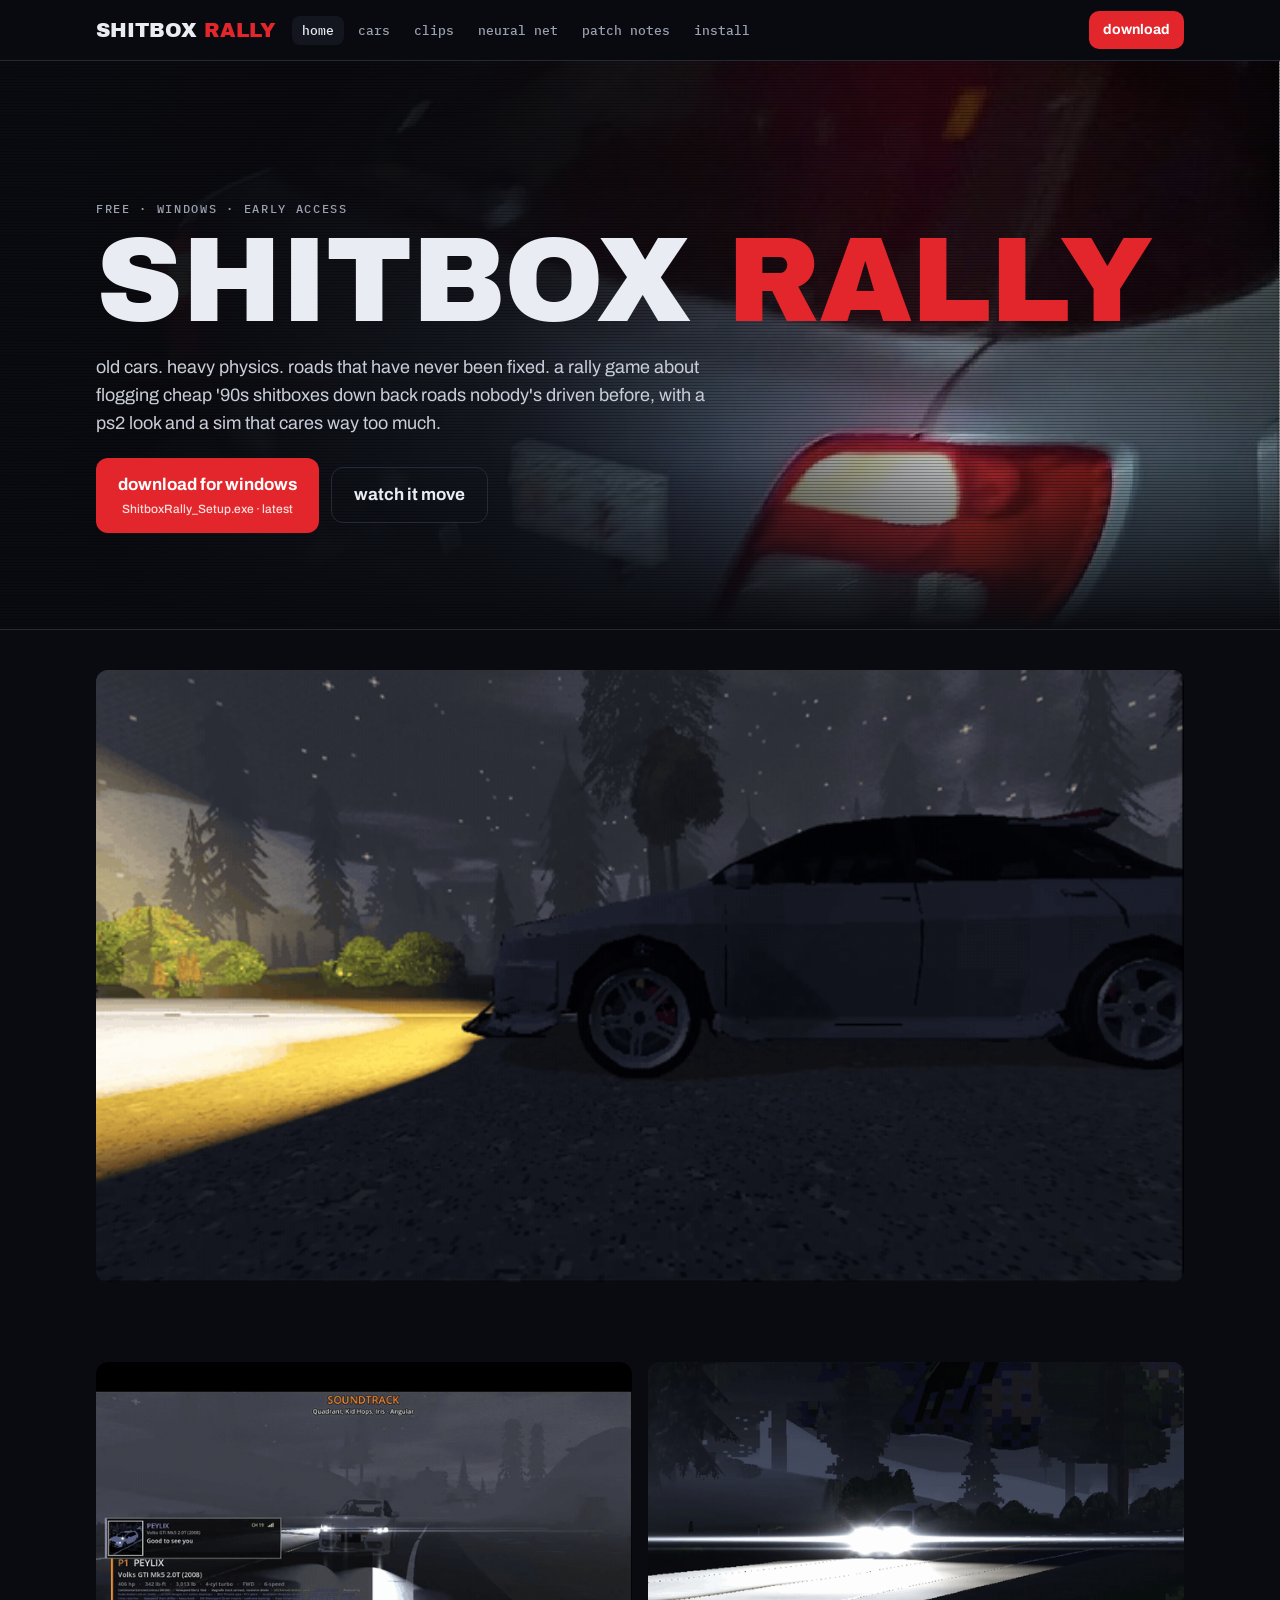
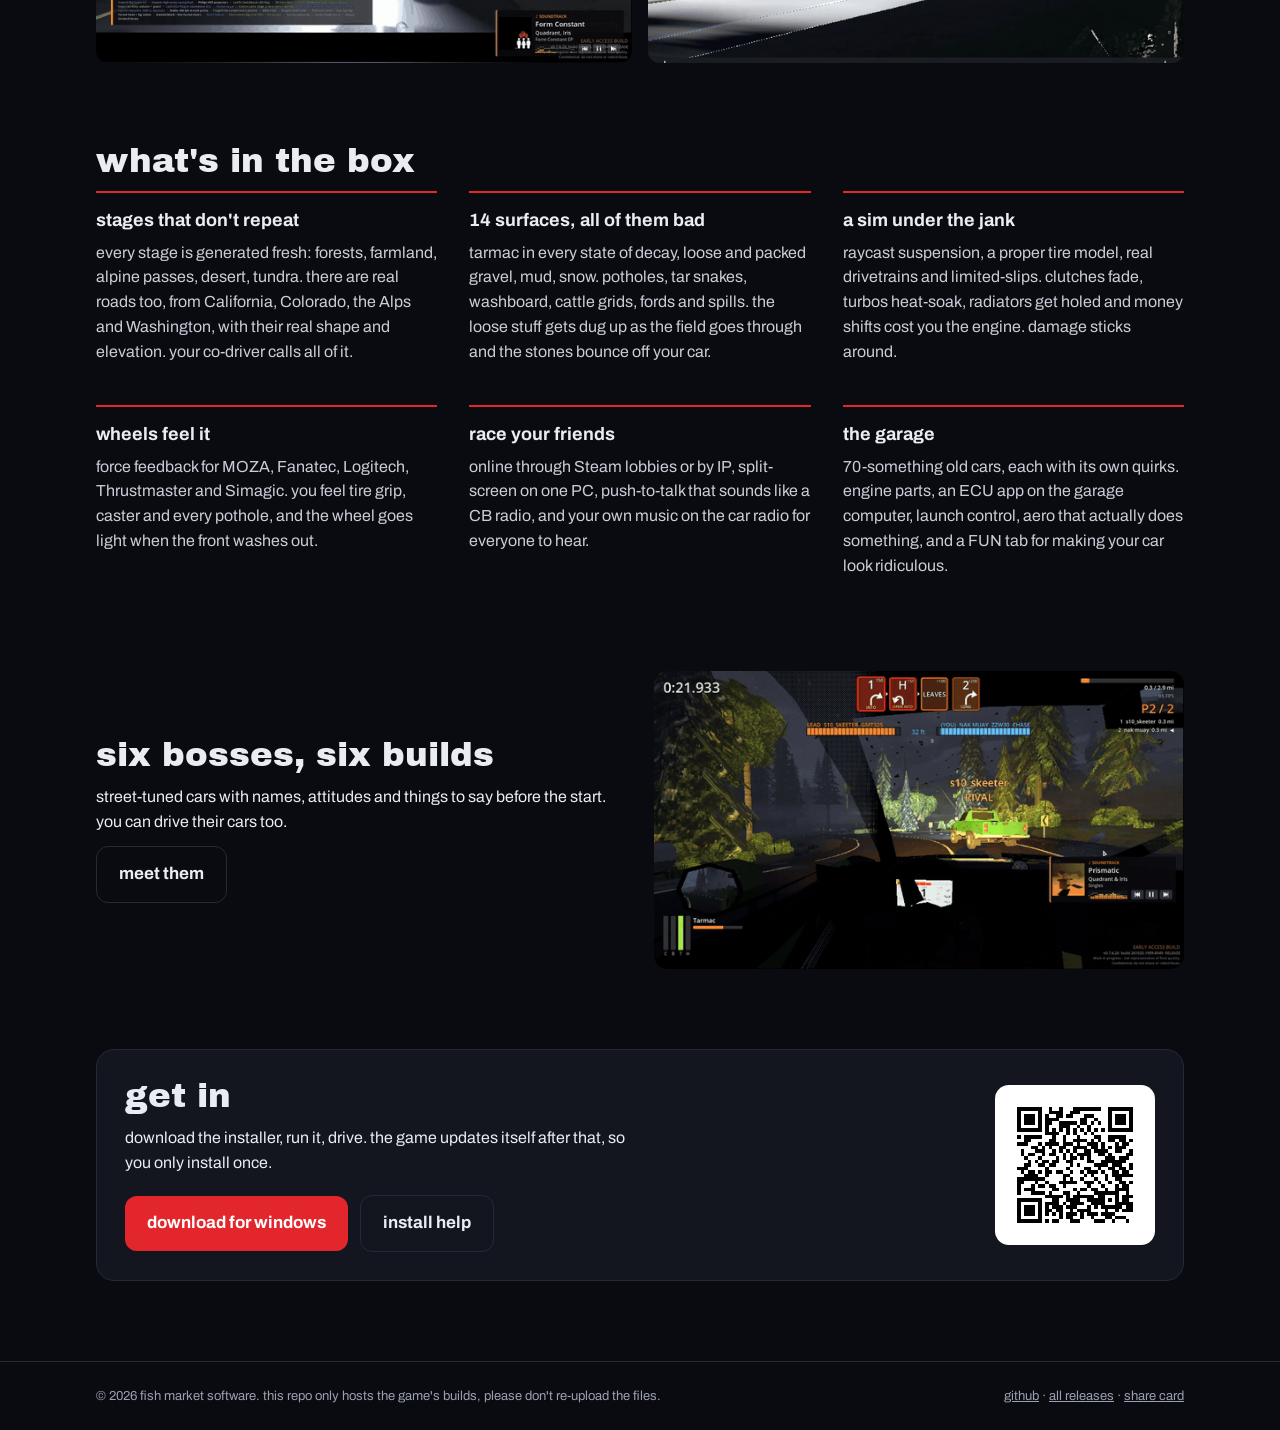
<file: docs/index.html>
<!doctype html>
<html lang="en">
<head>
<meta charset="utf-8">
<meta name="viewport" content="width=device-width,initial-scale=1,viewport-fit=cover">
<title>Shitbox Rally</title>
<meta name="description" content="old cars, heavy physics, procedural rally stages and a ps2 look. free download for windows.">
<meta property="og:title" content="Shitbox Rally">
<meta property="og:description" content="old cars, heavy physics, procedural rally stages and a ps2 look. free download for windows.">
<meta property="og:image" content="https://arthurjclack.github.io/shitboxrally-releases/card/wagon.jpg">
<meta name="theme-color" content="#0a0b10">
<link rel="preconnect" href="https://fonts.googleapis.com">
<link rel="stylesheet" href="https://fonts.googleapis.com/css2?family=Archivo+Black&family=Archivo:wght@500;700&family=IBM+Plex+Mono:wght@500&display=swap">
<link rel="stylesheet" href="site.css">
</head>
<body>
<header class="top"><div class="wrap top-in">
  <a class="logo" href="index.html">SHITBOX <span>RALLY</span></a>
  <nav><a href="index.html" aria-current="page">home</a><a href="cars.html">cars</a><a href="clips.html">clips</a><a href="neural.html">neural net</a><a href="notes.html">patch notes</a><a href="install.html">install</a></nav>
  <a class="btn btn-sm" href="https://github.com/ArthurJClack/shitboxrally-releases/releases/latest/download/ShitboxRally_Setup.exe">download</a>
</div></header>
<main>

<section class="hero">
  <div class="hero-img" role="img" aria-label="A silver wagon at night, tail lights on"></div>
  <div class="wrap hero-in">
    <p class="tag">free · windows · early access</p>
    <h1>SHITBOX <span>RALLY</span></h1>
    <p class="lede">old cars. heavy physics. roads that have never been fixed. a rally game about flogging cheap '90s shitboxes down back roads nobody's driven before, with a ps2 look and a sim that cares way too much.</p>
    <div class="cta">
      <a class="btn" href="https://github.com/ArthurJClack/shitboxrally-releases/releases/latest/download/ShitboxRally_Setup.exe">download for windows<small>ShitboxRally_Setup.exe · latest</small></a>
      <a class="btn ghost" href="clips.html">watch it move</a>
    </div>
  </div>
</section>

<section class="wrap band">
  <figure class="clip big"><a href="media/clips/night_side_2.mp4"><img loading="lazy" src="media/clips/night_side_2.gif" alt="a wagon side-on on a night forest road, yellow headlights out front"></a></figure>
</section>

<section class="wrap band">
  <div class="grid2">
    <figure class="clip big"><a href="media/clips/intro.mp4"><img loading="lazy" src="media/clips/intro.gif" alt="the pre-race intro: the camera runs down the field at dusk with each driver's card"></a></figure><figure class="clip big"><a href="media/clips/glare.mp4"><img loading="lazy" src="media/clips/glare.gif" alt="a wagon coming round a night bend with its headlights flaring"></a></figure>
  </div>
</section>

<section class="wrap band">
  <h2>what's in the box</h2>
  <div class="feats">
    <article><h3>stages that don't repeat</h3><p>every stage is generated fresh: forests, farmland, alpine passes, desert, tundra. there are real roads too, from California, Colorado, the Alps and Washington, with their real shape and elevation. your co-driver calls all of it.</p></article>
    <article><h3>14 surfaces, all of them bad</h3><p>tarmac in every state of decay, loose and packed gravel, mud, snow. potholes, tar snakes, washboard, cattle grids, fords and spills. the loose stuff gets dug up as the field goes through and the stones bounce off your car.</p></article>
    <article><h3>a sim under the jank</h3><p>raycast suspension, a proper tire model, real drivetrains and limited-slips. clutches fade, turbos heat-soak, radiators get holed and money shifts cost you the engine. damage sticks around.</p></article>
    <article><h3>wheels feel it</h3><p>force feedback for MOZA, Fanatec, Logitech, Thrustmaster and Simagic. you feel tire grip, caster and every pothole, and the wheel goes light when the front washes out.</p></article>
    <article><h3>race your friends</h3><p>online through Steam lobbies or by IP, split-screen on one PC, push-to-talk that sounds like a CB radio, and your own music on the car radio for everyone to hear.</p></article>
    <article><h3>the garage</h3><p>70-something old cars, each with its own quirks. engine parts, an ECU app on the garage computer, launch control, aero that actually does something, and a FUN tab for making your car look ridiculous.</p></article>
  </div>
</section>

<section class="wrap band">
  <div class="split">
    <div>
      <h2>six bosses, six builds</h2>
      <p>street-tuned cars with names, attitudes and things to say before the start. you can drive their cars too.</p>
      <a class="btn ghost" href="cars.html#bosses">meet them</a>
    </div>
    <img class="shot" loading="lazy" src="media/clips/battle.gif" alt="an in-car night battle against a rival pickup, the gap bar draining">
  </div>
</section>

<section class="wrap band">
  <div class="dl-box">
    <div>
      <h2>get in</h2>
      <p>download the installer, run it, drive. the game updates itself after that, so you only install once.</p>
      <div class="cta"><a class="btn" href="https://github.com/ArthurJClack/shitboxrally-releases/releases/latest/download/ShitboxRally_Setup.exe">download for windows</a><a class="btn ghost" href="install.html">install help</a></div>
    </div>
    <div class="qr"><img src="card/qr-site.png" alt="QR code for this site"></div>
  </div>
</section>

</main>
<footer class="foot"><div class="wrap foot-in">
  <span>© 2026 fish market software. this repo only hosts the game's builds, please don't re-upload the files.</span>
  <span><a href="https://github.com/ArthurJClack/shitboxrally-releases">github</a> · <a href="https://github.com/ArthurJClack/shitboxrally-releases/releases">all releases</a> · <a href="card.html">share card</a></span>
</div></footer>
<script>
document.querySelectorAll('video[data-lazy]').forEach(v=>{
  const io=new IntersectionObserver(es=>es.forEach(e=>{if(e.isIntersecting){v.src=v.dataset.lazy;v.removeAttribute('data-lazy');io.disconnect()}}));io.observe(v)});
</script>
</body>
</html>
</file>
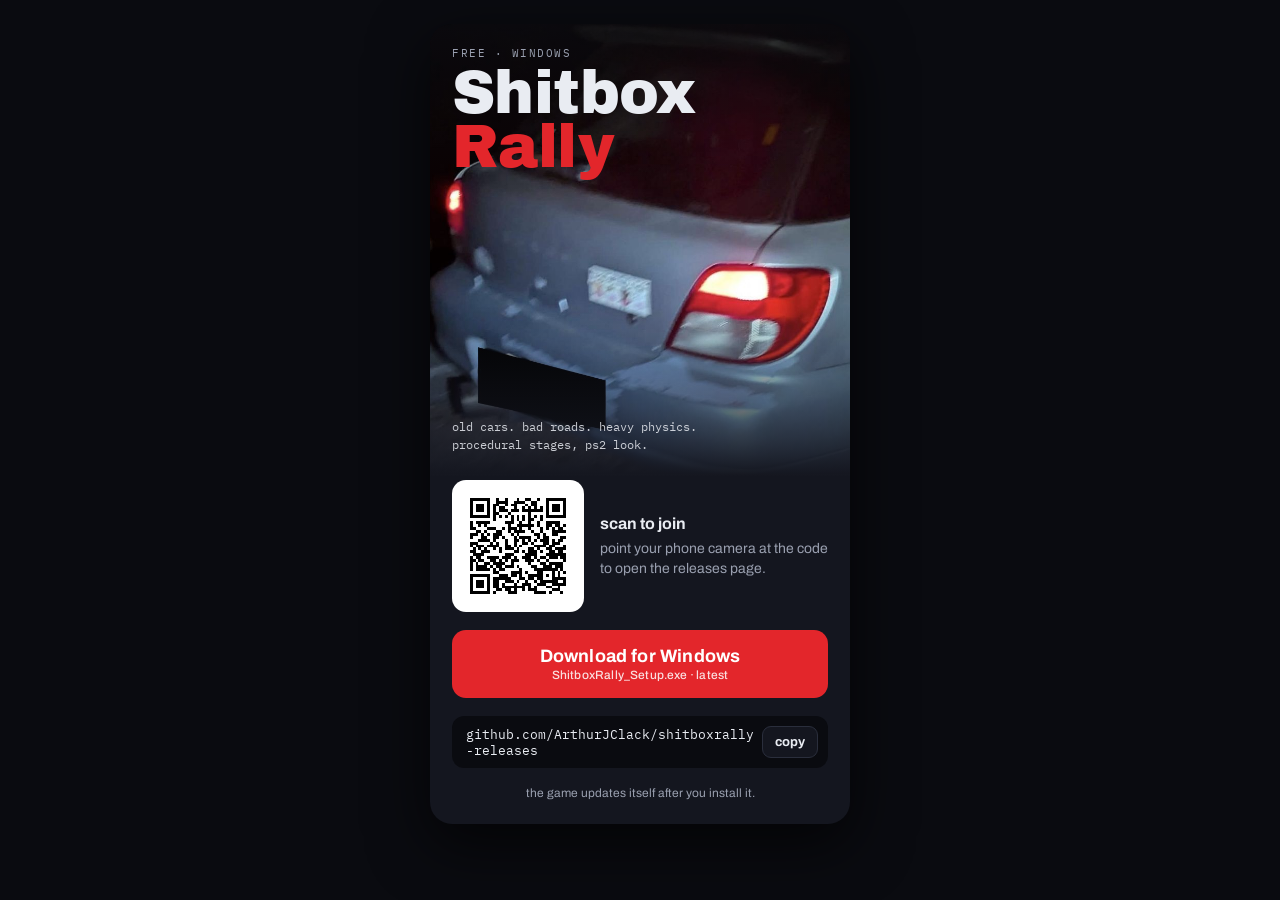
<file: docs/card.html>
<!doctype html>
<html lang="en">
<head>
<meta charset="utf-8">
<meta name="viewport" content="width=device-width,initial-scale=1,viewport-fit=cover">
<meta property="og:title" content="Shitbox Rally">
<meta property="og:description" content="old cars. bad roads. heavy physics. free download for windows.">
<meta property="og:image" content="https://arthurjclack.github.io/shitboxrally-releases/card/wagon.jpg">
<title>Shitbox Rally</title>
<link rel="preconnect" href="https://fonts.googleapis.com">
<link rel="stylesheet" href="https://fonts.googleapis.com/css2?family=Archivo+Black&family=Archivo:wght@500;700&family=IBM+Plex+Mono:wght@500&display=swap">
<style>
/* layout: one phone-sized card, night photo bleeding behind the title, QR + download pinned under it */
:root{
  --night:#0a0b10; --panel:#14161f; --chrome:#e9ecf2; --dim:#9aa0b0;
  --tail:#e3262b; --tail-hot:#ff4a3d; --pad:#ffffff;
  --display:"Archivo Black","Arial Black",Impact,sans-serif;
  --body:"Archivo",system-ui,-apple-system,"Segoe UI",sans-serif;
  --mono:"IBM Plex Mono",ui-monospace,Menlo,Consolas,monospace;
  color-scheme:dark;
}
*{box-sizing:border-box}
html,body{background:var(--night);color:var(--chrome)}
body{margin:0;font-family:var(--body);padding-left:max(16px,env(safe-area-inset-left,0px));padding-right:max(16px,env(safe-area-inset-right,0px));padding-block:24px 40px;display:flex;justify-content:center}
.card{width:100%;max-width:420px;background:var(--panel);border-radius:22px;overflow:hidden;box-shadow:0 20px 60px #000a;display:flex;flex-direction:column}
.hero{position:relative;aspect-ratio:4/4.3;max-width:100%;background:var(--night) url("card/wagon.jpg") center/cover no-repeat;display:flex;flex-direction:column;justify-content:space-between;padding:22px}
.hero::after{content:"";position:absolute;inset:0;background:linear-gradient(180deg,#0a0b10cc 0%,#0a0b1000 38%,#0a0b1000 62%,var(--panel) 100%);pointer-events:none}
.hero>*{position:relative;z-index:1}
.tag{font-family:var(--mono);font-size:11px;letter-spacing:.14em;text-transform:uppercase;color:var(--dim)}
h1{margin:6px 0 0;font-family:var(--display);font-weight:400;line-height:.9;font-size:clamp(44px,13vw,60px);letter-spacing:-.01em;text-wrap:balance}
h1 span{display:block;color:var(--tail)}
.spec{font-family:var(--mono);font-size:12px;color:var(--chrome);opacity:.85;line-height:1.5}
.body{padding:4px 22px 24px;display:flex;flex-direction:column;gap:18px}
.row{display:flex;gap:16px;align-items:center}
.qr{flex:none;background:var(--pad);border-radius:14px;padding:6px;width:132px;max-width:40%}
.qr img{display:block;width:100%;image-rendering:pixelated}
.row p{margin:0;min-width:0;font-size:14px;line-height:1.45;color:var(--dim)}
.row p b{display:block;color:var(--chrome);font-size:16px;margin-bottom:4px}
.dl{display:flex;flex-direction:column;align-items:center;gap:2px;text-decoration:none;background:var(--tail);color:#fff;border-radius:14px;padding:16px 12px;font-weight:700;font-size:18px;letter-spacing:.01em;transition:background .15s}
.dl small{font-weight:500;font-size:12px;opacity:.85}
.dl:hover,.dl:focus-visible{background:var(--tail-hot)}
a:focus-visible,button:focus-visible{outline:2px solid var(--chrome);outline-offset:3px}
.link{display:flex;gap:8px;align-items:center;background:var(--night);border-radius:12px;padding:10px 10px 10px 14px}
.link a{flex:1;min-width:0;font-family:var(--mono);font-size:12.5px;color:var(--chrome);text-decoration:none;overflow-wrap:anywhere}
.link button{flex:none;font:700 13px var(--body);background:var(--panel);color:var(--chrome);border:1px solid #2a2e3c;border-radius:9px;padding:8px 12px;cursor:pointer}
.foot{font-size:12px;color:var(--dim);text-align:center}
@media (prefers-reduced-motion:reduce){.dl{transition:none}}
</style>
</head>
<body>


<main class="card">
  <section class="hero">
    <div>
      <div class="tag">free · windows</div>
      <h1>Shitbox <span>Rally</span></h1>
    </div>
    <div class="spec">old cars. bad roads. heavy physics.<br>procedural stages, ps2 look.</div>
  </section>
  <section class="body">
    <div class="row">
      <div class="qr"><img alt="QR code linking to the Shitbox Rally releases page" src="card/qr.png"></div>
      <p><b>scan to join</b>point your phone camera at the code to open the releases page.</p>
    </div>
    <a class="dl" href="https://github.com/ArthurJClack/shitboxrally-releases/releases/latest/download/ShitboxRally_Setup.exe">Download for Windows<small>ShitboxRally_Setup.exe · latest</small></a>
    <div class="link">
      <a id="repo" href="https://github.com/ArthurJClack/shitboxrally-releases">github.com/ArthurJClack/shitboxrally-releases</a>
      <button id="copy" type="button">copy</button>
    </div>
    <div class="foot">the game updates itself after you install it.</div>
  </section>
</main>
<script>
document.getElementById('copy').addEventListener('click',e=>{
  const b=e.currentTarget,url=document.getElementById('repo').href;
  const done=t=>{b.textContent=t;setTimeout(()=>b.textContent='copy',1600)};
  try{navigator.clipboard.writeText(url).then(()=>done('copied'),()=>sel())}catch(_){sel()}
  function sel(){const r=document.createRange();r.selectNodeContents(document.getElementById('repo'));const s=getSelection();s.removeAllRanges();s.addRange(r);done('selected')}
});
</script>
</body>
</html>
</file>
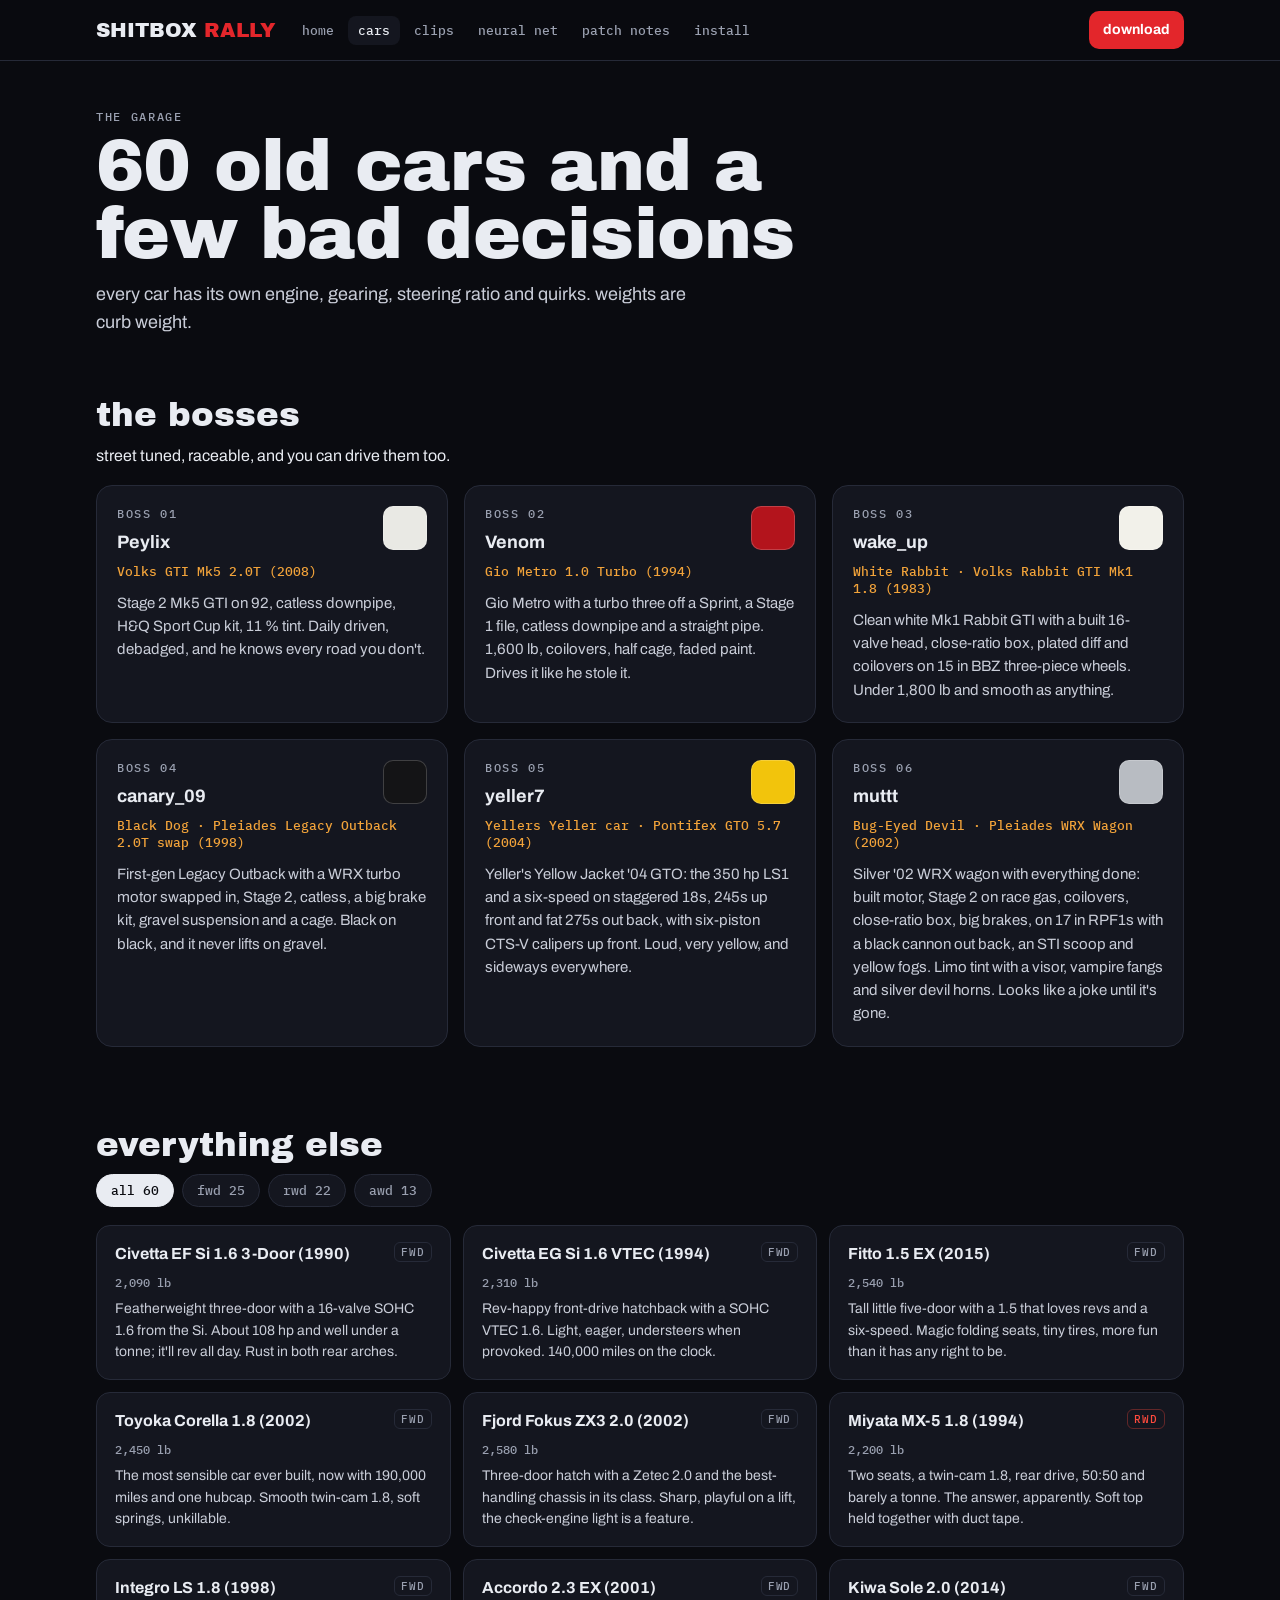
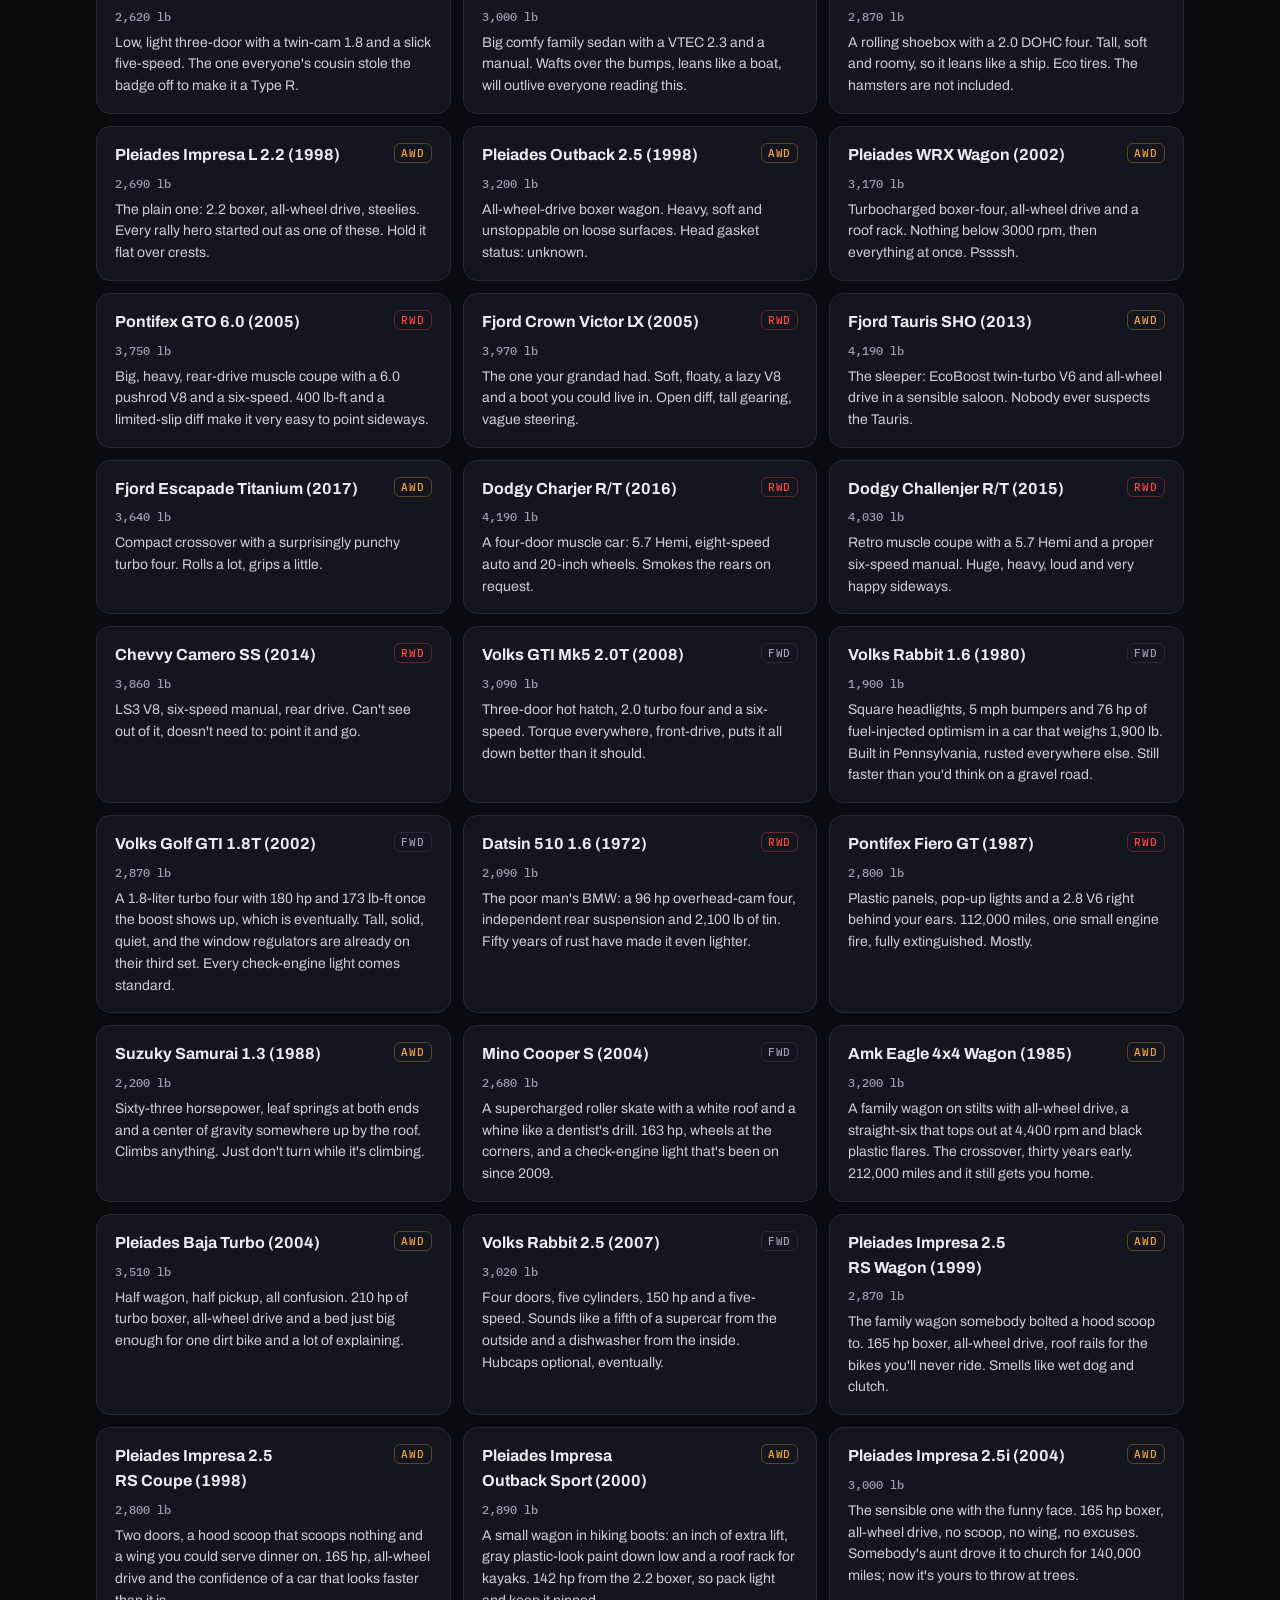
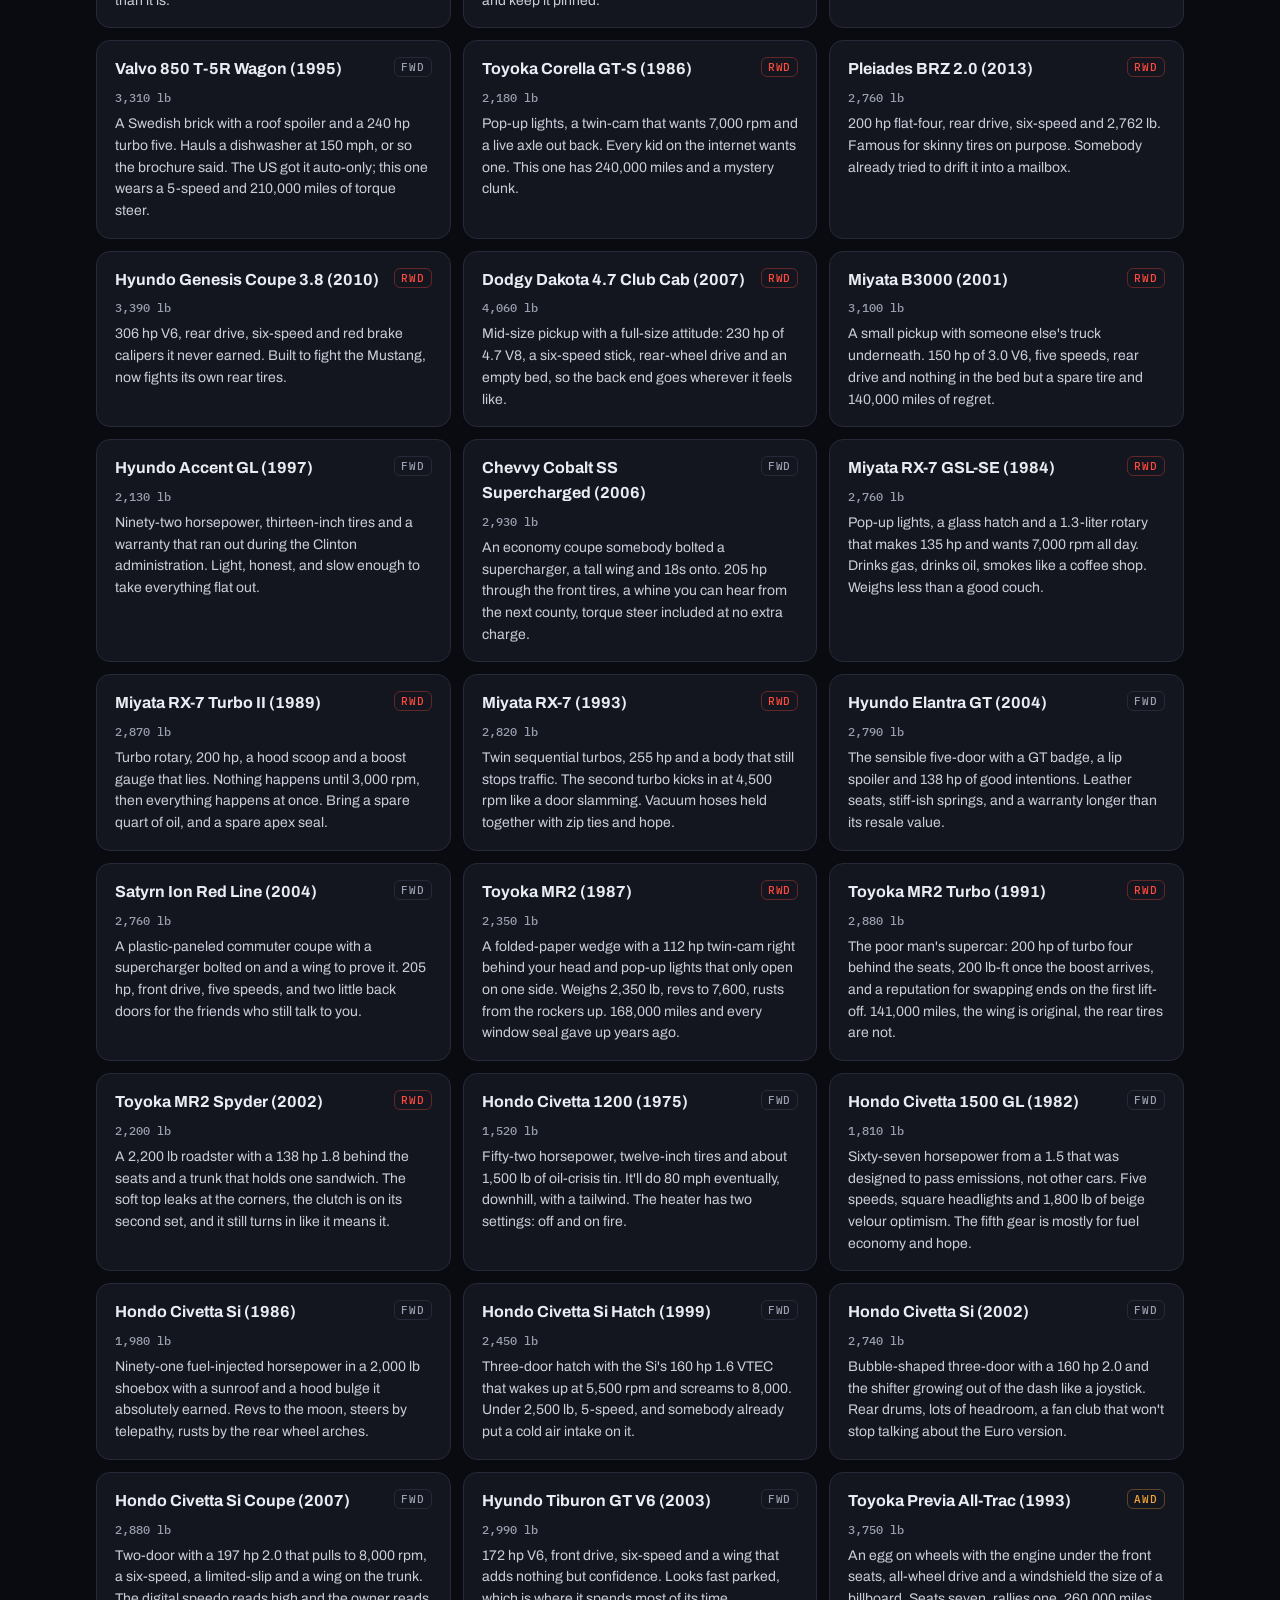
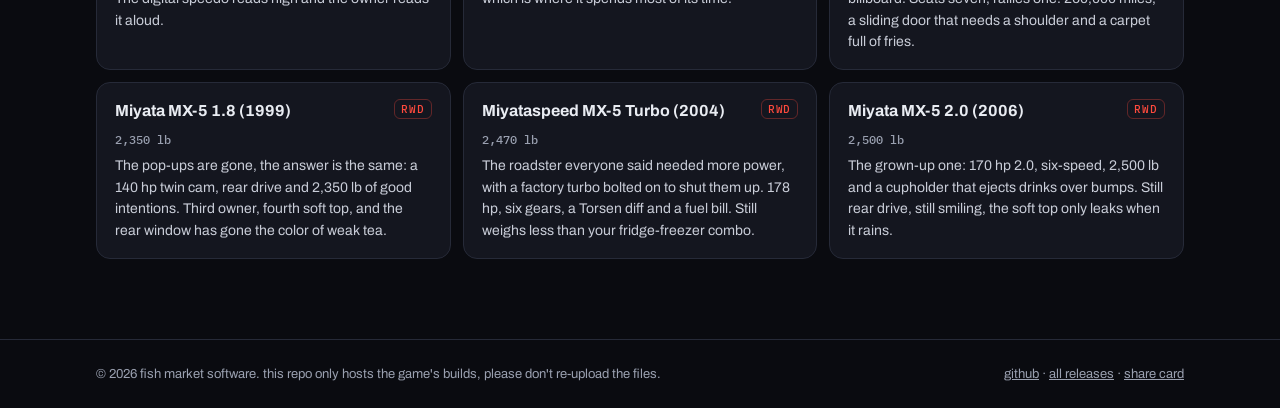
<file: docs/cars.html>
<!doctype html>
<html lang="en">
<head>
<meta charset="utf-8">
<meta name="viewport" content="width=device-width,initial-scale=1,viewport-fit=cover">
<title>cars · Shitbox Rally</title>
<meta name="description" content="60 old cars and six bosses in Shitbox Rally.">
<meta property="og:title" content="cars · Shitbox Rally">
<meta property="og:description" content="60 old cars and six bosses in Shitbox Rally.">
<meta property="og:image" content="https://arthurjclack.github.io/shitboxrally-releases/card/wagon.jpg">
<meta name="theme-color" content="#0a0b10">
<link rel="preconnect" href="https://fonts.googleapis.com">
<link rel="stylesheet" href="https://fonts.googleapis.com/css2?family=Archivo+Black&family=Archivo:wght@500;700&family=IBM+Plex+Mono:wght@500&display=swap">
<link rel="stylesheet" href="site.css">
</head>
<body>
<header class="top"><div class="wrap top-in">
  <a class="logo" href="index.html">SHITBOX <span>RALLY</span></a>
  <nav><a href="index.html">home</a><a href="cars.html" aria-current="page">cars</a><a href="clips.html">clips</a><a href="neural.html">neural net</a><a href="notes.html">patch notes</a><a href="install.html">install</a></nav>
  <a class="btn btn-sm" href="https://github.com/ArthurJClack/shitboxrally-releases/releases/latest/download/ShitboxRally_Setup.exe">download</a>
</div></header>
<main>

<section class="wrap band head">
  <p class="tag">the garage</p>
  <h1>60 old cars and a few bad decisions</h1>
  <p class="lede">every car has its own engine, gearing, steering ratio and quirks. weights are curb weight.</p>
</section>
<section class="wrap band" id="bosses">
  <h2>the bosses</h2>
  <p>street tuned, raceable, and you can drive them too.</p>
  <div class="bosses"><article class="boss" style="--paint:#e9e9e4"><div class="swatch" aria-hidden="true"></div><p class="tag">boss 01</p><h3>Peylix</h3><p class="car">Volks GTI Mk5 2.0T (2008)</p><p>Stage 2 Mk5 GTI on 92, catless downpipe, H&amp;Q Sport Cup kit, 11 % tint. Daily driven, debadged, and he knows every road you don&#x27;t.</p></article><article class="boss" style="--paint:#b3141c"><div class="swatch" aria-hidden="true"></div><p class="tag">boss 02</p><h3>Venom</h3><p class="car">Gio Metro 1.0 Turbo (1994)</p><p>Gio Metro with a turbo three off a Sprint, a Stage 1 file, catless downpipe and a straight pipe. 1,600 lb, coilovers, half cage, faded paint. Drives it like he stole it.</p></article><article class="boss" style="--paint:#f2f1ea"><div class="swatch" aria-hidden="true"></div><p class="tag">boss 03</p><h3>wake_up</h3><p class="car">White Rabbit · Volks Rabbit GTI Mk1 1.8 (1983)</p><p>Clean white Mk1 Rabbit GTI with a built 16-valve head, close-ratio box, plated diff and coilovers on 15 in BBZ three-piece wheels. Under 1,800 lb and smooth as anything.</p></article><article class="boss" style="--paint:#141416"><div class="swatch" aria-hidden="true"></div><p class="tag">boss 04</p><h3>canary_09</h3><p class="car">Black Dog · Pleiades Legacy Outback 2.0T swap (1998)</p><p>First-gen Legacy Outback with a WRX turbo motor swapped in, Stage 2, catless, a big brake kit, gravel suspension and a cage. Black on black, and it never lifts on gravel.</p></article><article class="boss" style="--paint:#f2c40c"><div class="swatch" aria-hidden="true"></div><p class="tag">boss 05</p><h3>yeller7</h3><p class="car">Yellers Yeller car · Pontifex GTO 5.7 (2004)</p><p>Yeller&#x27;s Yellow Jacket &#x27;04 GTO: the 350 hp LS1 and a six-speed on staggered 18s, 245s up front and fat 275s out back, with six-piston CTS-V calipers up front. Loud, very yellow, and sideways everywhere.</p></article><article class="boss" style="--paint:#b8bcc2"><div class="swatch" aria-hidden="true"></div><p class="tag">boss 06</p><h3>muttt</h3><p class="car">Bug-Eyed Devil · Pleiades WRX Wagon (2002)</p><p>Silver &#x27;02 WRX wagon with everything done: built motor, Stage 2 on race gas, coilovers, close-ratio box, big brakes, on 17 in RPF1s with a black cannon out back, an STI scoop and yellow fogs. Limo tint with a visor, vampire fangs and silver devil horns. Looks like a joke until it&#x27;s gone.</p></article></div>
</section>
<section class="wrap band" id="list">
  <h2>everything else</h2>
  <div class="filters" role="group" aria-label="filter by drivetrain">
    <button type="button" class="on" data-f="all">all 60</button>
    <button type="button" data-f="FWD">fwd 25</button>
    <button type="button" data-f="RWD">rwd 22</button>
    <button type="button" data-f="AWD">awd 13</button>
  </div>
  <div class="cars"><article class="car-card" data-dt="FWD"><div class="car-top"><h3>Civetta EF Si 1.6 3-Door (1990)</h3><span class="chip">FWD</span></div><p class="spec">2,090 lb</p><p>Featherweight three-door with a 16-valve SOHC 1.6 from the Si. About 108 hp and well under a tonne; it&#x27;ll rev all day. Rust in both rear arches.</p></article><article class="car-card" data-dt="FWD"><div class="car-top"><h3>Civetta EG Si 1.6 VTEC (1994)</h3><span class="chip">FWD</span></div><p class="spec">2,310 lb</p><p>Rev-happy front-drive hatchback with a SOHC VTEC 1.6. Light, eager, understeers when provoked. 140,000 miles on the clock.</p></article><article class="car-card" data-dt="FWD"><div class="car-top"><h3>Fitto 1.5 EX (2015)</h3><span class="chip">FWD</span></div><p class="spec">2,540 lb</p><p>Tall little five-door with a 1.5 that loves revs and a six-speed. Magic folding seats, tiny tires, more fun than it has any right to be.</p></article><article class="car-card" data-dt="FWD"><div class="car-top"><h3>Toyoka Corella 1.8 (2002)</h3><span class="chip">FWD</span></div><p class="spec">2,450 lb</p><p>The most sensible car ever built, now with 190,000 miles and one hubcap. Smooth twin-cam 1.8, soft springs, unkillable.</p></article><article class="car-card" data-dt="FWD"><div class="car-top"><h3>Fjord Fokus ZX3 2.0 (2002)</h3><span class="chip">FWD</span></div><p class="spec">2,580 lb</p><p>Three-door hatch with a Zetec 2.0 and the best-handling chassis in its class. Sharp, playful on a lift, the check-engine light is a feature.</p></article><article class="car-card" data-dt="RWD"><div class="car-top"><h3>Miyata MX-5 1.8 (1994)</h3><span class="chip">RWD</span></div><p class="spec">2,200 lb</p><p>Two seats, a twin-cam 1.8, rear drive, 50:50 and barely a tonne. The answer, apparently. Soft top held together with duct tape.</p></article><article class="car-card" data-dt="FWD"><div class="car-top"><h3>Integro LS 1.8 (1998)</h3><span class="chip">FWD</span></div><p class="spec">2,620 lb</p><p>Low, light three-door with a twin-cam 1.8 and a slick five-speed. The one everyone&#x27;s cousin stole the badge off to make it a Type R.</p></article><article class="car-card" data-dt="FWD"><div class="car-top"><h3>Accordo 2.3 EX (2001)</h3><span class="chip">FWD</span></div><p class="spec">3,000 lb</p><p>Big comfy family sedan with a VTEC 2.3 and a manual. Wafts over the bumps, leans like a boat, will outlive everyone reading this.</p></article><article class="car-card" data-dt="FWD"><div class="car-top"><h3>Kiwa Sole 2.0 (2014)</h3><span class="chip">FWD</span></div><p class="spec">2,870 lb</p><p>A rolling shoebox with a 2.0 DOHC four. Tall, soft and roomy, so it leans like a ship. Eco tires. The hamsters are not included.</p></article><article class="car-card" data-dt="AWD"><div class="car-top"><h3>Pleiades Impresa L 2.2 (1998)</h3><span class="chip">AWD</span></div><p class="spec">2,690 lb</p><p>The plain one: 2.2 boxer, all-wheel drive, steelies. Every rally hero started out as one of these. Hold it flat over crests.</p></article><article class="car-card" data-dt="AWD"><div class="car-top"><h3>Pleiades Outback 2.5 (1998)</h3><span class="chip">AWD</span></div><p class="spec">3,200 lb</p><p>All-wheel-drive boxer wagon. Heavy, soft and unstoppable on loose surfaces. Head gasket status: unknown.</p></article><article class="car-card" data-dt="AWD"><div class="car-top"><h3>Pleiades WRX Wagon (2002)</h3><span class="chip">AWD</span></div><p class="spec">3,170 lb</p><p>Turbocharged boxer-four, all-wheel drive and a roof rack. Nothing below 3000 rpm, then everything at once. Pssssh.</p></article><article class="car-card" data-dt="RWD"><div class="car-top"><h3>Pontifex GTO 6.0 (2005)</h3><span class="chip">RWD</span></div><p class="spec">3,750 lb</p><p>Big, heavy, rear-drive muscle coupe with a 6.0 pushrod V8 and a six-speed. 400 lb-ft and a limited-slip diff make it very easy to point sideways.</p></article><article class="car-card" data-dt="RWD"><div class="car-top"><h3>Fjord Crown Victor LX (2005)</h3><span class="chip">RWD</span></div><p class="spec">3,970 lb</p><p>The one your grandad had. Soft, floaty, a lazy V8 and a boot you could live in. Open diff, tall gearing, vague steering.</p></article><article class="car-card" data-dt="AWD"><div class="car-top"><h3>Fjord Tauris SHO (2013)</h3><span class="chip">AWD</span></div><p class="spec">4,190 lb</p><p>The sleeper: EcoBoost twin-turbo V6 and all-wheel drive in a sensible saloon. Nobody ever suspects the Tauris.</p></article><article class="car-card" data-dt="AWD"><div class="car-top"><h3>Fjord Escapade Titanium (2017)</h3><span class="chip">AWD</span></div><p class="spec">3,640 lb</p><p>Compact crossover with a surprisingly punchy turbo four. Rolls a lot, grips a little.</p></article><article class="car-card" data-dt="RWD"><div class="car-top"><h3>Dodgy Charjer R/T (2016)</h3><span class="chip">RWD</span></div><p class="spec">4,190 lb</p><p>A four-door muscle car: 5.7 Hemi, eight-speed auto and 20-inch wheels. Smokes the rears on request.</p></article><article class="car-card" data-dt="RWD"><div class="car-top"><h3>Dodgy Challenjer R/T (2015)</h3><span class="chip">RWD</span></div><p class="spec">4,030 lb</p><p>Retro muscle coupe with a 5.7 Hemi and a proper six-speed manual. Huge, heavy, loud and very happy sideways.</p></article><article class="car-card" data-dt="RWD"><div class="car-top"><h3>Chevvy Camero SS (2014)</h3><span class="chip">RWD</span></div><p class="spec">3,860 lb</p><p>LS3 V8, six-speed manual, rear drive. Can&#x27;t see out of it, doesn&#x27;t need to: point it and go.</p></article><article class="car-card" data-dt="FWD"><div class="car-top"><h3>Volks GTI Mk5 2.0T (2008)</h3><span class="chip">FWD</span></div><p class="spec">3,090 lb</p><p>Three-door hot hatch, 2.0 turbo four and a six-speed. Torque everywhere, front-drive, puts it all down better than it should.</p></article><article class="car-card" data-dt="FWD"><div class="car-top"><h3>Volks Rabbit 1.6 (1980)</h3><span class="chip">FWD</span></div><p class="spec">1,900 lb</p><p>Square headlights, 5 mph bumpers and 76 hp of fuel-injected optimism in a car that weighs 1,900 lb. Built in Pennsylvania, rusted everywhere else. Still faster than you&#x27;d think on a gravel road.</p></article><article class="car-card" data-dt="FWD"><div class="car-top"><h3>Volks Golf GTI 1.8T (2002)</h3><span class="chip">FWD</span></div><p class="spec">2,870 lb</p><p>A 1.8-liter turbo four with 180 hp and 173 lb-ft once the boost shows up, which is eventually. Tall, solid, quiet, and the window regulators are already on their third set. Every check-engine light comes standard.</p></article><article class="car-card" data-dt="RWD"><div class="car-top"><h3>Datsin 510 1.6 (1972)</h3><span class="chip">RWD</span></div><p class="spec">2,090 lb</p><p>The poor man&#x27;s BMW: a 96 hp overhead-cam four, independent rear suspension and 2,100 lb of tin. Fifty years of rust have made it even lighter.</p></article><article class="car-card" data-dt="RWD"><div class="car-top"><h3>Pontifex Fiero GT (1987)</h3><span class="chip">RWD</span></div><p class="spec">2,800 lb</p><p>Plastic panels, pop-up lights and a 2.8 V6 right behind your ears. 112,000 miles, one small engine fire, fully extinguished. Mostly.</p></article><article class="car-card" data-dt="AWD"><div class="car-top"><h3>Suzuky Samurai 1.3 (1988)</h3><span class="chip">AWD</span></div><p class="spec">2,200 lb</p><p>Sixty-three horsepower, leaf springs at both ends and a center of gravity somewhere up by the roof. Climbs anything. Just don&#x27;t turn while it&#x27;s climbing.</p></article><article class="car-card" data-dt="FWD"><div class="car-top"><h3>Mino Cooper S (2004)</h3><span class="chip">FWD</span></div><p class="spec">2,680 lb</p><p>A supercharged roller skate with a white roof and a whine like a dentist&#x27;s drill. 163 hp, wheels at the corners, and a check-engine light that&#x27;s been on since 2009.</p></article><article class="car-card" data-dt="AWD"><div class="car-top"><h3>Amk Eagle 4x4 Wagon (1985)</h3><span class="chip">AWD</span></div><p class="spec">3,200 lb</p><p>A family wagon on stilts with all-wheel drive, a straight-six that tops out at 4,400 rpm and black plastic flares. The crossover, thirty years early. 212,000 miles and it still gets you home.</p></article><article class="car-card" data-dt="AWD"><div class="car-top"><h3>Pleiades Baja Turbo (2004)</h3><span class="chip">AWD</span></div><p class="spec">3,510 lb</p><p>Half wagon, half pickup, all confusion. 210 hp of turbo boxer, all-wheel drive and a bed just big enough for one dirt bike and a lot of explaining.</p></article><article class="car-card" data-dt="FWD"><div class="car-top"><h3>Volks Rabbit 2.5 (2007)</h3><span class="chip">FWD</span></div><p class="spec">3,020 lb</p><p>Four doors, five cylinders, 150 hp and a five-speed. Sounds like a fifth of a supercar from the outside and a dishwasher from the inside. Hubcaps optional, eventually.</p></article><article class="car-card" data-dt="AWD"><div class="car-top"><h3>Pleiades Impresa 2.5 RS Wagon (1999)</h3><span class="chip">AWD</span></div><p class="spec">2,870 lb</p><p>The family wagon somebody bolted a hood scoop to. 165 hp boxer, all-wheel drive, roof rails for the bikes you&#x27;ll never ride. Smells like wet dog and clutch.</p></article><article class="car-card" data-dt="AWD"><div class="car-top"><h3>Pleiades Impresa 2.5 RS Coupe (1998)</h3><span class="chip">AWD</span></div><p class="spec">2,800 lb</p><p>Two doors, a hood scoop that scoops nothing and a wing you could serve dinner on. 165 hp, all-wheel drive and the confidence of a car that looks faster than it is.</p></article><article class="car-card" data-dt="AWD"><div class="car-top"><h3>Pleiades Impresa Outback Sport (2000)</h3><span class="chip">AWD</span></div><p class="spec">2,890 lb</p><p>A small wagon in hiking boots: an inch of extra lift, gray plastic-look paint down low and a roof rack for kayaks. 142 hp from the 2.2 boxer, so pack light and keep it pinned.</p></article><article class="car-card" data-dt="AWD"><div class="car-top"><h3>Pleiades Impresa 2.5i (2004)</h3><span class="chip">AWD</span></div><p class="spec">3,000 lb</p><p>The sensible one with the funny face. 165 hp boxer, all-wheel drive, no scoop, no wing, no excuses. Somebody&#x27;s aunt drove it to church for 140,000 miles; now it&#x27;s yours to throw at trees.</p></article><article class="car-card" data-dt="FWD"><div class="car-top"><h3>Valvo 850 T-5R Wagon (1995)</h3><span class="chip">FWD</span></div><p class="spec">3,310 lb</p><p>A Swedish brick with a roof spoiler and a 240 hp turbo five. Hauls a dishwasher at 150 mph, or so the brochure said. The US got it auto-only; this one wears a 5-speed and 210,000 miles of torque steer.</p></article><article class="car-card" data-dt="RWD"><div class="car-top"><h3>Toyoka Corella GT-S (1986)</h3><span class="chip">RWD</span></div><p class="spec">2,180 lb</p><p>Pop-up lights, a twin-cam that wants 7,000 rpm and a live axle out back. Every kid on the internet wants one. This one has 240,000 miles and a mystery clunk.</p></article><article class="car-card" data-dt="RWD"><div class="car-top"><h3>Pleiades BRZ 2.0 (2013)</h3><span class="chip">RWD</span></div><p class="spec">2,760 lb</p><p>200 hp flat-four, rear drive, six-speed and 2,762 lb. Famous for skinny tires on purpose. Somebody already tried to drift it into a mailbox.</p></article><article class="car-card" data-dt="RWD"><div class="car-top"><h3>Hyundo Genesis Coupe 3.8 (2010)</h3><span class="chip">RWD</span></div><p class="spec">3,390 lb</p><p>306 hp V6, rear drive, six-speed and red brake calipers it never earned. Built to fight the Mustang, now fights its own rear tires.</p></article><article class="car-card" data-dt="RWD"><div class="car-top"><h3>Dodgy Dakota 4.7 Club Cab (2007)</h3><span class="chip">RWD</span></div><p class="spec">4,060 lb</p><p>Mid-size pickup with a full-size attitude: 230 hp of 4.7 V8, a six-speed stick, rear-wheel drive and an empty bed, so the back end goes wherever it feels like.</p></article><article class="car-card" data-dt="RWD"><div class="car-top"><h3>Miyata B3000 (2001)</h3><span class="chip">RWD</span></div><p class="spec">3,100 lb</p><p>A small pickup with someone else&#x27;s truck underneath. 150 hp of 3.0 V6, five speeds, rear drive and nothing in the bed but a spare tire and 140,000 miles of regret.</p></article><article class="car-card" data-dt="FWD"><div class="car-top"><h3>Hyundo Accent GL (1997)</h3><span class="chip">FWD</span></div><p class="spec">2,130 lb</p><p>Ninety-two horsepower, thirteen-inch tires and a warranty that ran out during the Clinton administration. Light, honest, and slow enough to take everything flat out.</p></article><article class="car-card" data-dt="FWD"><div class="car-top"><h3>Chevvy Cobalt SS Supercharged (2006)</h3><span class="chip">FWD</span></div><p class="spec">2,930 lb</p><p>An economy coupe somebody bolted a supercharger, a tall wing and 18s onto. 205 hp through the front tires, a whine you can hear from the next county, torque steer included at no extra charge.</p></article><article class="car-card" data-dt="RWD"><div class="car-top"><h3>Miyata RX-7 GSL-SE (1984)</h3><span class="chip">RWD</span></div><p class="spec">2,760 lb</p><p>Pop-up lights, a glass hatch and a 1.3-liter rotary that makes 135 hp and wants 7,000 rpm all day. Drinks gas, drinks oil, smokes like a coffee shop. Weighs less than a good couch.</p></article><article class="car-card" data-dt="RWD"><div class="car-top"><h3>Miyata RX-7 Turbo II (1989)</h3><span class="chip">RWD</span></div><p class="spec">2,870 lb</p><p>Turbo rotary, 200 hp, a hood scoop and a boost gauge that lies. Nothing happens until 3,000 rpm, then everything happens at once. Bring a spare quart of oil, and a spare apex seal.</p></article><article class="car-card" data-dt="RWD"><div class="car-top"><h3>Miyata RX-7 (1993)</h3><span class="chip">RWD</span></div><p class="spec">2,820 lb</p><p>Twin sequential turbos, 255 hp and a body that still stops traffic. The second turbo kicks in at 4,500 rpm like a door slamming. Vacuum hoses held together with zip ties and hope.</p></article><article class="car-card" data-dt="FWD"><div class="car-top"><h3>Hyundo Elantra GT (2004)</h3><span class="chip">FWD</span></div><p class="spec">2,790 lb</p><p>The sensible five-door with a GT badge, a lip spoiler and 138 hp of good intentions. Leather seats, stiff-ish springs, and a warranty longer than its resale value.</p></article><article class="car-card" data-dt="FWD"><div class="car-top"><h3>Satyrn Ion Red Line (2004)</h3><span class="chip">FWD</span></div><p class="spec">2,760 lb</p><p>A plastic-paneled commuter coupe with a supercharger bolted on and a wing to prove it. 205 hp, front drive, five speeds, and two little back doors for the friends who still talk to you.</p></article><article class="car-card" data-dt="RWD"><div class="car-top"><h3>Toyoka MR2 (1987)</h3><span class="chip">RWD</span></div><p class="spec">2,350 lb</p><p>A folded-paper wedge with a 112 hp twin-cam right behind your head and pop-up lights that only open on one side. Weighs 2,350 lb, revs to 7,600, rusts from the rockers up. 168,000 miles and every window seal gave up years ago.</p></article><article class="car-card" data-dt="RWD"><div class="car-top"><h3>Toyoka MR2 Turbo (1991)</h3><span class="chip">RWD</span></div><p class="spec">2,880 lb</p><p>The poor man&#x27;s supercar: 200 hp of turbo four behind the seats, 200 lb-ft once the boost arrives, and a reputation for swapping ends on the first lift-off. 141,000 miles, the wing is original, the rear tires are not.</p></article><article class="car-card" data-dt="RWD"><div class="car-top"><h3>Toyoka MR2 Spyder (2002)</h3><span class="chip">RWD</span></div><p class="spec">2,200 lb</p><p>A 2,200 lb roadster with a 138 hp 1.8 behind the seats and a trunk that holds one sandwich. The soft top leaks at the corners, the clutch is on its second set, and it still turns in like it means it.</p></article><article class="car-card" data-dt="FWD"><div class="car-top"><h3>Hondo Civetta 1200 (1975)</h3><span class="chip">FWD</span></div><p class="spec">1,520 lb</p><p>Fifty-two horsepower, twelve-inch tires and about 1,500 lb of oil-crisis tin. It&#x27;ll do 80 mph eventually, downhill, with a tailwind. The heater has two settings: off and on fire.</p></article><article class="car-card" data-dt="FWD"><div class="car-top"><h3>Hondo Civetta 1500 GL (1982)</h3><span class="chip">FWD</span></div><p class="spec">1,810 lb</p><p>Sixty-seven horsepower from a 1.5 that was designed to pass emissions, not other cars. Five speeds, square headlights and 1,800 lb of beige velour optimism. The fifth gear is mostly for fuel economy and hope.</p></article><article class="car-card" data-dt="FWD"><div class="car-top"><h3>Hondo Civetta Si (1986)</h3><span class="chip">FWD</span></div><p class="spec">1,980 lb</p><p>Ninety-one fuel-injected horsepower in a 2,000 lb shoebox with a sunroof and a hood bulge it absolutely earned. Revs to the moon, steers by telepathy, rusts by the rear wheel arches.</p></article><article class="car-card" data-dt="FWD"><div class="car-top"><h3>Hondo Civetta Si Hatch (1999)</h3><span class="chip">FWD</span></div><p class="spec">2,450 lb</p><p>Three-door hatch with the Si&#x27;s 160 hp 1.6 VTEC that wakes up at 5,500 rpm and screams to 8,000. Under 2,500 lb, 5-speed, and somebody already put a cold air intake on it.</p></article><article class="car-card" data-dt="FWD"><div class="car-top"><h3>Hondo Civetta Si (2002)</h3><span class="chip">FWD</span></div><p class="spec">2,740 lb</p><p>Bubble-shaped three-door with a 160 hp 2.0 and the shifter growing out of the dash like a joystick. Rear drums, lots of headroom, a fan club that won&#x27;t stop talking about the Euro version.</p></article><article class="car-card" data-dt="FWD"><div class="car-top"><h3>Hondo Civetta Si Coupe (2007)</h3><span class="chip">FWD</span></div><p class="spec">2,880 lb</p><p>Two-door with a 197 hp 2.0 that pulls to 8,000 rpm, a six-speed, a limited-slip and a wing on the trunk. The digital speedo reads high and the owner reads it aloud.</p></article><article class="car-card" data-dt="FWD"><div class="car-top"><h3>Hyundo Tiburon GT V6 (2003)</h3><span class="chip">FWD</span></div><p class="spec">2,990 lb</p><p>172 hp V6, front drive, six-speed and a wing that adds nothing but confidence. Looks fast parked, which is where it spends most of its time.</p></article><article class="car-card" data-dt="AWD"><div class="car-top"><h3>Toyoka Previa All-Trac (1993)</h3><span class="chip">AWD</span></div><p class="spec">3,750 lb</p><p>An egg on wheels with the engine under the front seats, all-wheel drive and a windshield the size of a billboard. Seats seven, rallies one. 260,000 miles, a sliding door that needs a shoulder and a carpet full of fries.</p></article><article class="car-card" data-dt="RWD"><div class="car-top"><h3>Miyata MX-5 1.8 (1999)</h3><span class="chip">RWD</span></div><p class="spec">2,350 lb</p><p>The pop-ups are gone, the answer is the same: a 140 hp twin cam, rear drive and 2,350 lb of good intentions. Third owner, fourth soft top, and the rear window has gone the color of weak tea.</p></article><article class="car-card" data-dt="RWD"><div class="car-top"><h3>Miyataspeed MX-5 Turbo (2004)</h3><span class="chip">RWD</span></div><p class="spec">2,470 lb</p><p>The roadster everyone said needed more power, with a factory turbo bolted on to shut them up. 178 hp, six gears, a Torsen diff and a fuel bill. Still weighs less than your fridge-freezer combo.</p></article><article class="car-card" data-dt="RWD"><div class="car-top"><h3>Miyata MX-5 2.0 (2006)</h3><span class="chip">RWD</span></div><p class="spec">2,500 lb</p><p>The grown-up one: 170 hp 2.0, six-speed, 2,500 lb and a cupholder that ejects drinks over bumps. Still rear drive, still smiling, the soft top only leaks when it rains.</p></article></div>
</section>
<script>
const bs=document.querySelectorAll('.filters button');
bs.forEach(b=>b.addEventListener('click',()=>{bs.forEach(x=>x.classList.toggle('on',x===b));
document.querySelectorAll('.car-card').forEach(c=>c.hidden=!(b.dataset.f==='all'||c.dataset.dt===b.dataset.f))}));
</script>

</main>
<footer class="foot"><div class="wrap foot-in">
  <span>© 2026 fish market software. this repo only hosts the game's builds, please don't re-upload the files.</span>
  <span><a href="https://github.com/ArthurJClack/shitboxrally-releases">github</a> · <a href="https://github.com/ArthurJClack/shitboxrally-releases/releases">all releases</a> · <a href="card.html">share card</a></span>
</div></footer>
<script>
document.querySelectorAll('video[data-lazy]').forEach(v=>{
  const io=new IntersectionObserver(es=>es.forEach(e=>{if(e.isIntersecting){v.src=v.dataset.lazy;v.removeAttribute('data-lazy');io.disconnect()}}));io.observe(v)});
</script>
</body>
</html>
</file>
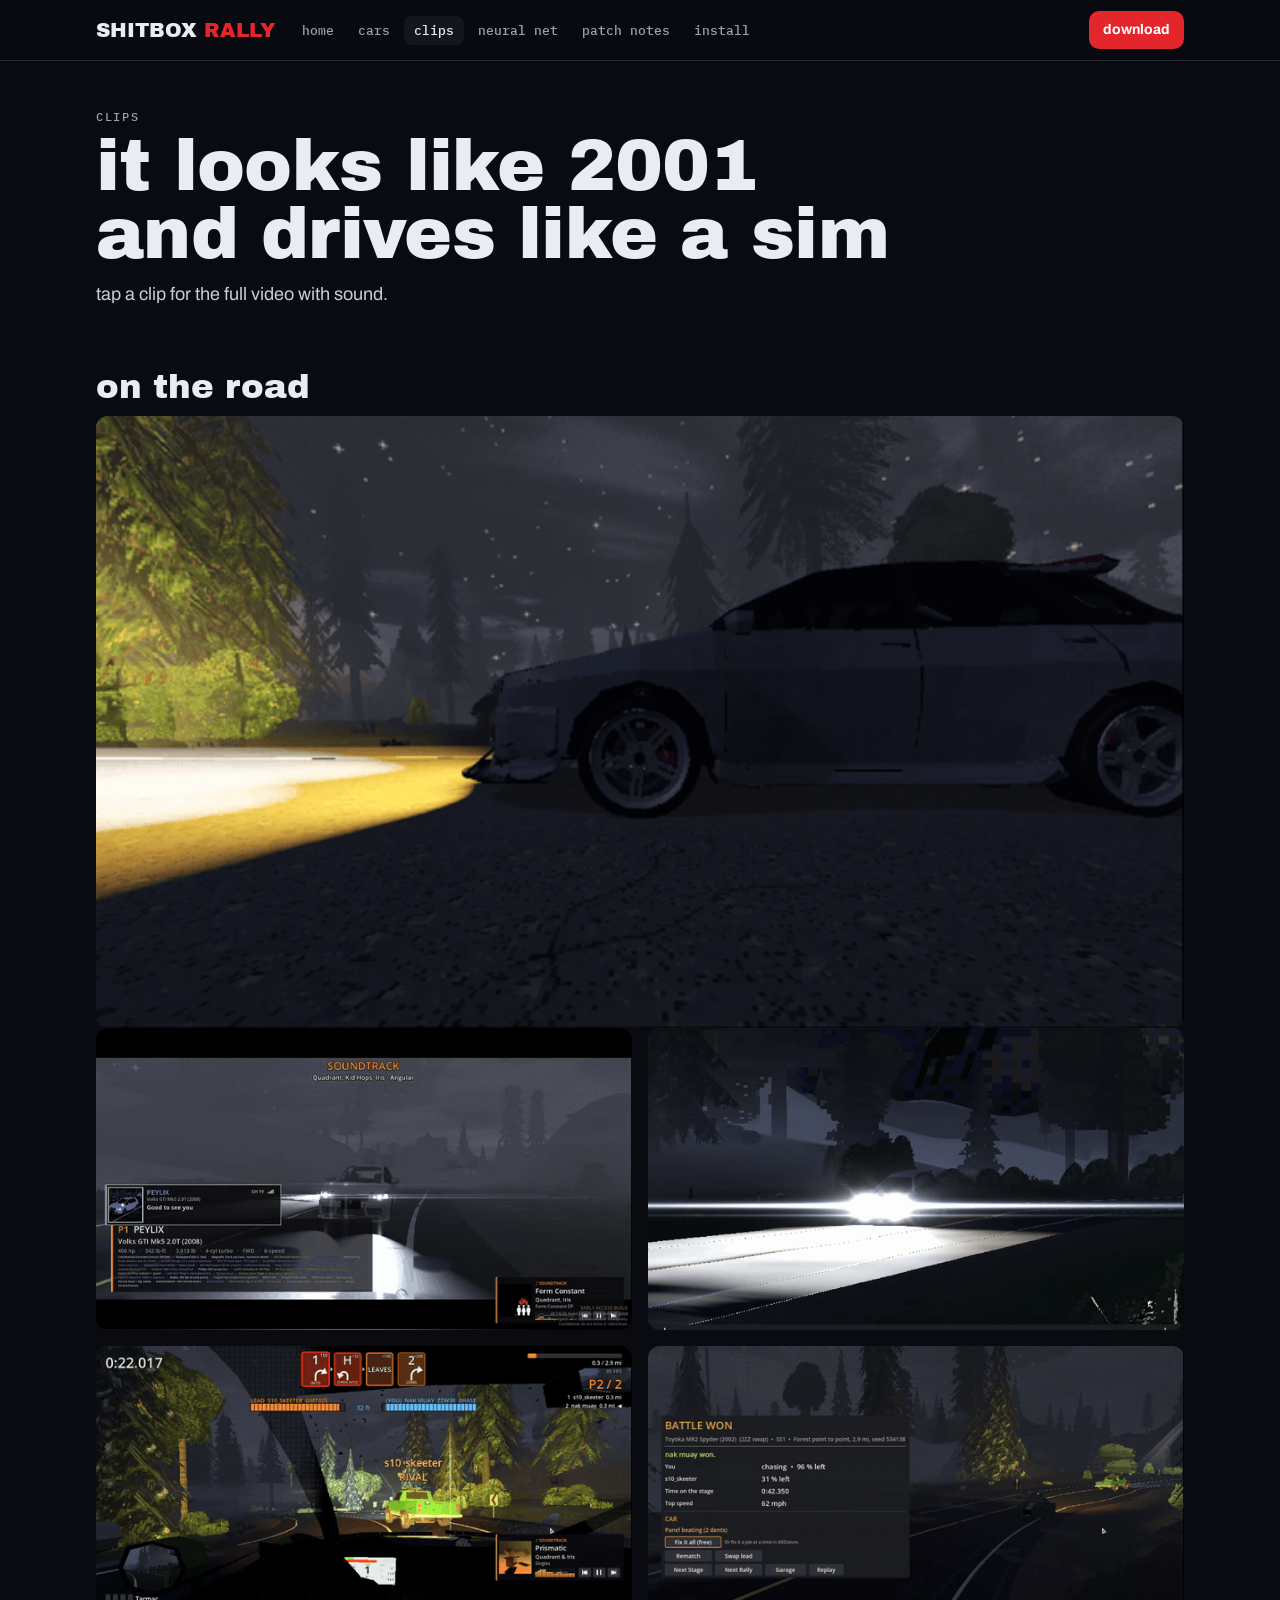
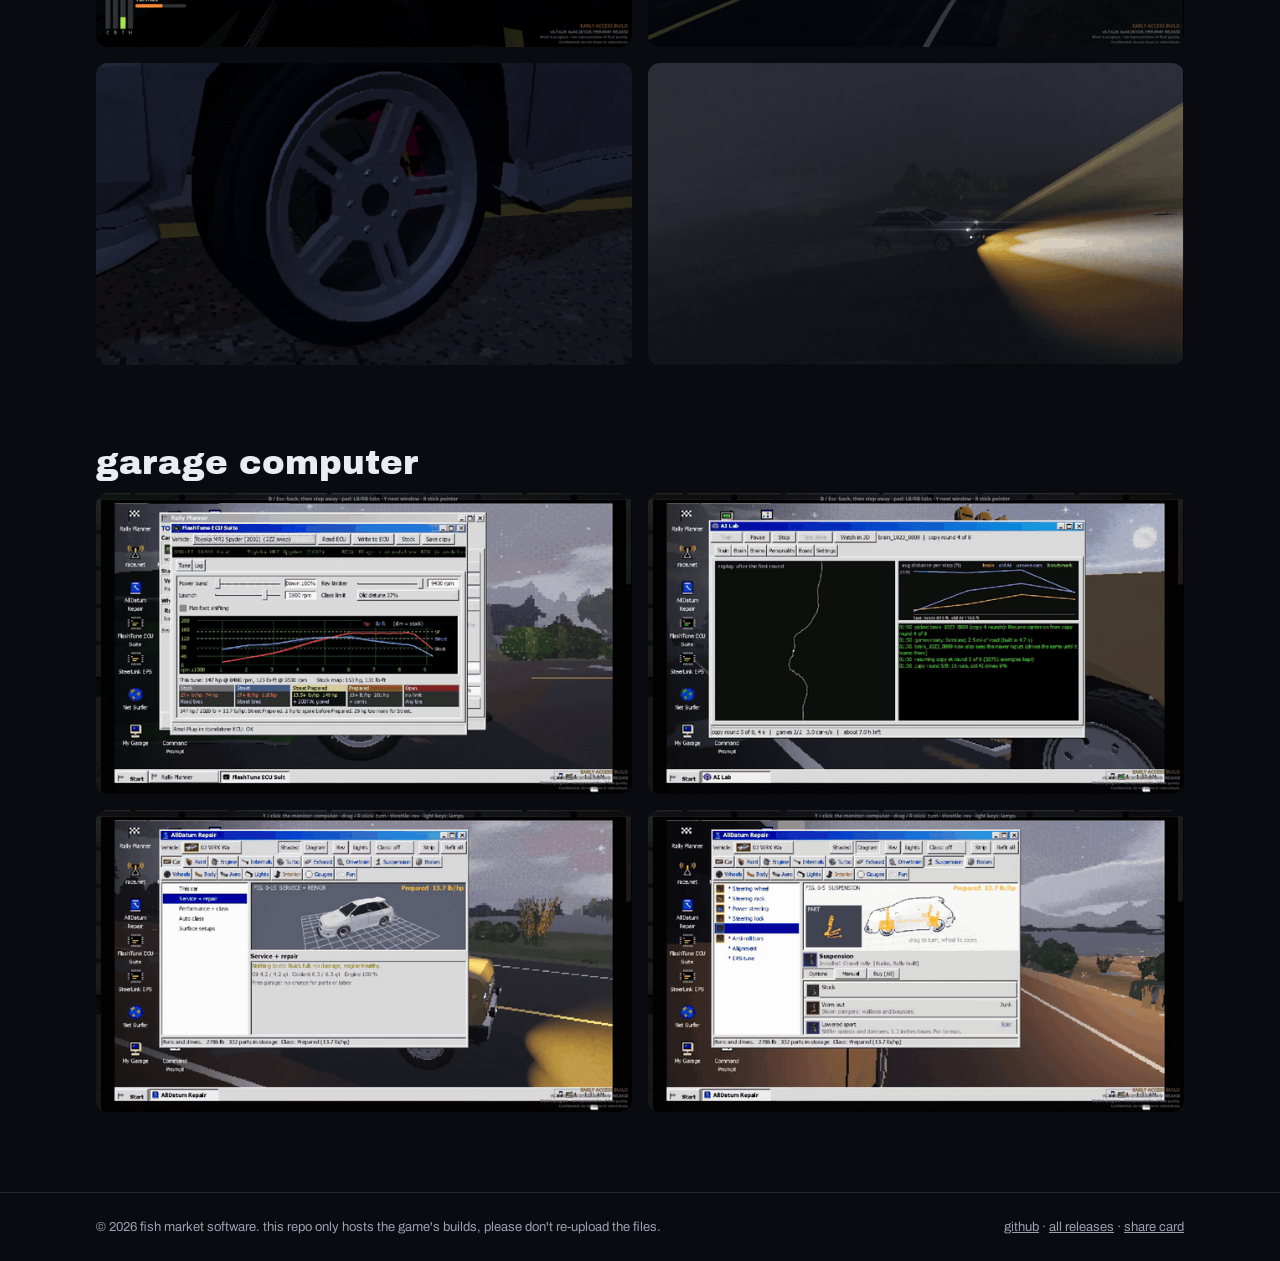
<file: docs/clips.html>
<!doctype html>
<html lang="en">
<head>
<meta charset="utf-8">
<meta name="viewport" content="width=device-width,initial-scale=1,viewport-fit=cover">
<title>clips · Shitbox Rally</title>
<meta name="description" content="gameplay clips and garage computer previews from Shitbox Rally.">
<meta property="og:title" content="clips · Shitbox Rally">
<meta property="og:description" content="gameplay clips and garage computer previews from Shitbox Rally.">
<meta property="og:image" content="https://arthurjclack.github.io/shitboxrally-releases/card/wagon.jpg">
<meta name="theme-color" content="#0a0b10">
<link rel="preconnect" href="https://fonts.googleapis.com">
<link rel="stylesheet" href="https://fonts.googleapis.com/css2?family=Archivo+Black&family=Archivo:wght@500;700&family=IBM+Plex+Mono:wght@500&display=swap">
<link rel="stylesheet" href="site.css">
</head>
<body>
<header class="top"><div class="wrap top-in">
  <a class="logo" href="index.html">SHITBOX <span>RALLY</span></a>
  <nav><a href="index.html">home</a><a href="cars.html">cars</a><a href="clips.html" aria-current="page">clips</a><a href="neural.html">neural net</a><a href="notes.html">patch notes</a><a href="install.html">install</a></nav>
  <a class="btn btn-sm" href="https://github.com/ArthurJClack/shitboxrally-releases/releases/latest/download/ShitboxRally_Setup.exe">download</a>
</div></header>
<main>

<section class="wrap band head">
  <p class="tag">clips</p>
  <h1>it looks like 2001 and drives like a sim</h1>
  <p class="lede">tap a clip for the full video with sound.</p>
</section>
<section class="wrap band">
  <h2>on the road</h2>
  <figure class="clip"><a href="media/clips/night_side_2.mp4"><img loading="lazy" src="media/clips/night_side_2.gif" alt="a wagon side-on on a night forest road, yellow headlights out front"></a></figure>
  <div class="grid2"><figure class="clip"><a href="media/clips/intro.mp4"><img loading="lazy" src="media/clips/intro.gif" alt="the pre-race intro: the camera runs down the field at dusk with each driver's card"></a></figure><figure class="clip"><a href="media/clips/glare.mp4"><img loading="lazy" src="media/clips/glare.gif" alt="a wagon coming round a night bend with its headlights flaring"></a></figure><figure class="clip"><a href="media/clips/battle.mp4"><img loading="lazy" src="media/clips/battle.gif" alt="an in-car night battle against a rival pickup, the gap bar draining"></a></figure><figure class="clip"><a href="media/clips/results.mp4"><img loading="lazy" src="media/clips/results.gif" alt="the results screen with the replay of your run looping behind it"></a></figure><figure class="clip"><a href="media/clips/wheel.mp4"><img loading="lazy" src="media/clips/wheel.gif" alt="close-up of a wheel: the tire squashing and the suspension working over the road"></a></figure><figure class="clip"><a href="media/clips/fog_beams.mp4"><img loading="lazy" src="media/clips/fog_beams.gif" alt="headlight beams cutting through the fog on a night road"></a></figure></div>
</section>
<section class="wrap band">
  <h2>garage computer</h2>
  <div class="grid2"><figure class="clip"><a href="media/clips/ecu.mp4"><img loading="lazy" src="media/clips/ecu.gif" alt="tuning the engine in the FlashTune ECU app on the garage computer"></a></figure><figure class="clip"><a href="media/clips/ailab.mp4"><img loading="lazy" src="media/clips/ailab.gif" alt="the AI Lab on the garage computer, training driving brains"></a></figure><figure class="clip"><a href="media/clips/alldatum_repair.mp4"><img loading="lazy" src="media/clips/alldatum_repair.gif" alt="AllDatum repair guide on the garage computer, parts highlighted on the car"></a></figure><figure class="clip"><a href="media/clips/alldatum_parts.mp4"><img loading="lazy" src="media/clips/alldatum_parts.gif" alt="AllDatum suspension and tire pages on the garage computer"></a></figure></div>
</section>

</main>
<footer class="foot"><div class="wrap foot-in">
  <span>© 2026 fish market software. this repo only hosts the game's builds, please don't re-upload the files.</span>
  <span><a href="https://github.com/ArthurJClack/shitboxrally-releases">github</a> · <a href="https://github.com/ArthurJClack/shitboxrally-releases/releases">all releases</a> · <a href="card.html">share card</a></span>
</div></footer>
<script>
document.querySelectorAll('video[data-lazy]').forEach(v=>{
  const io=new IntersectionObserver(es=>es.forEach(e=>{if(e.isIntersecting){v.src=v.dataset.lazy;v.removeAttribute('data-lazy');io.disconnect()}}));io.observe(v)});
</script>
</body>
</html>
</file>
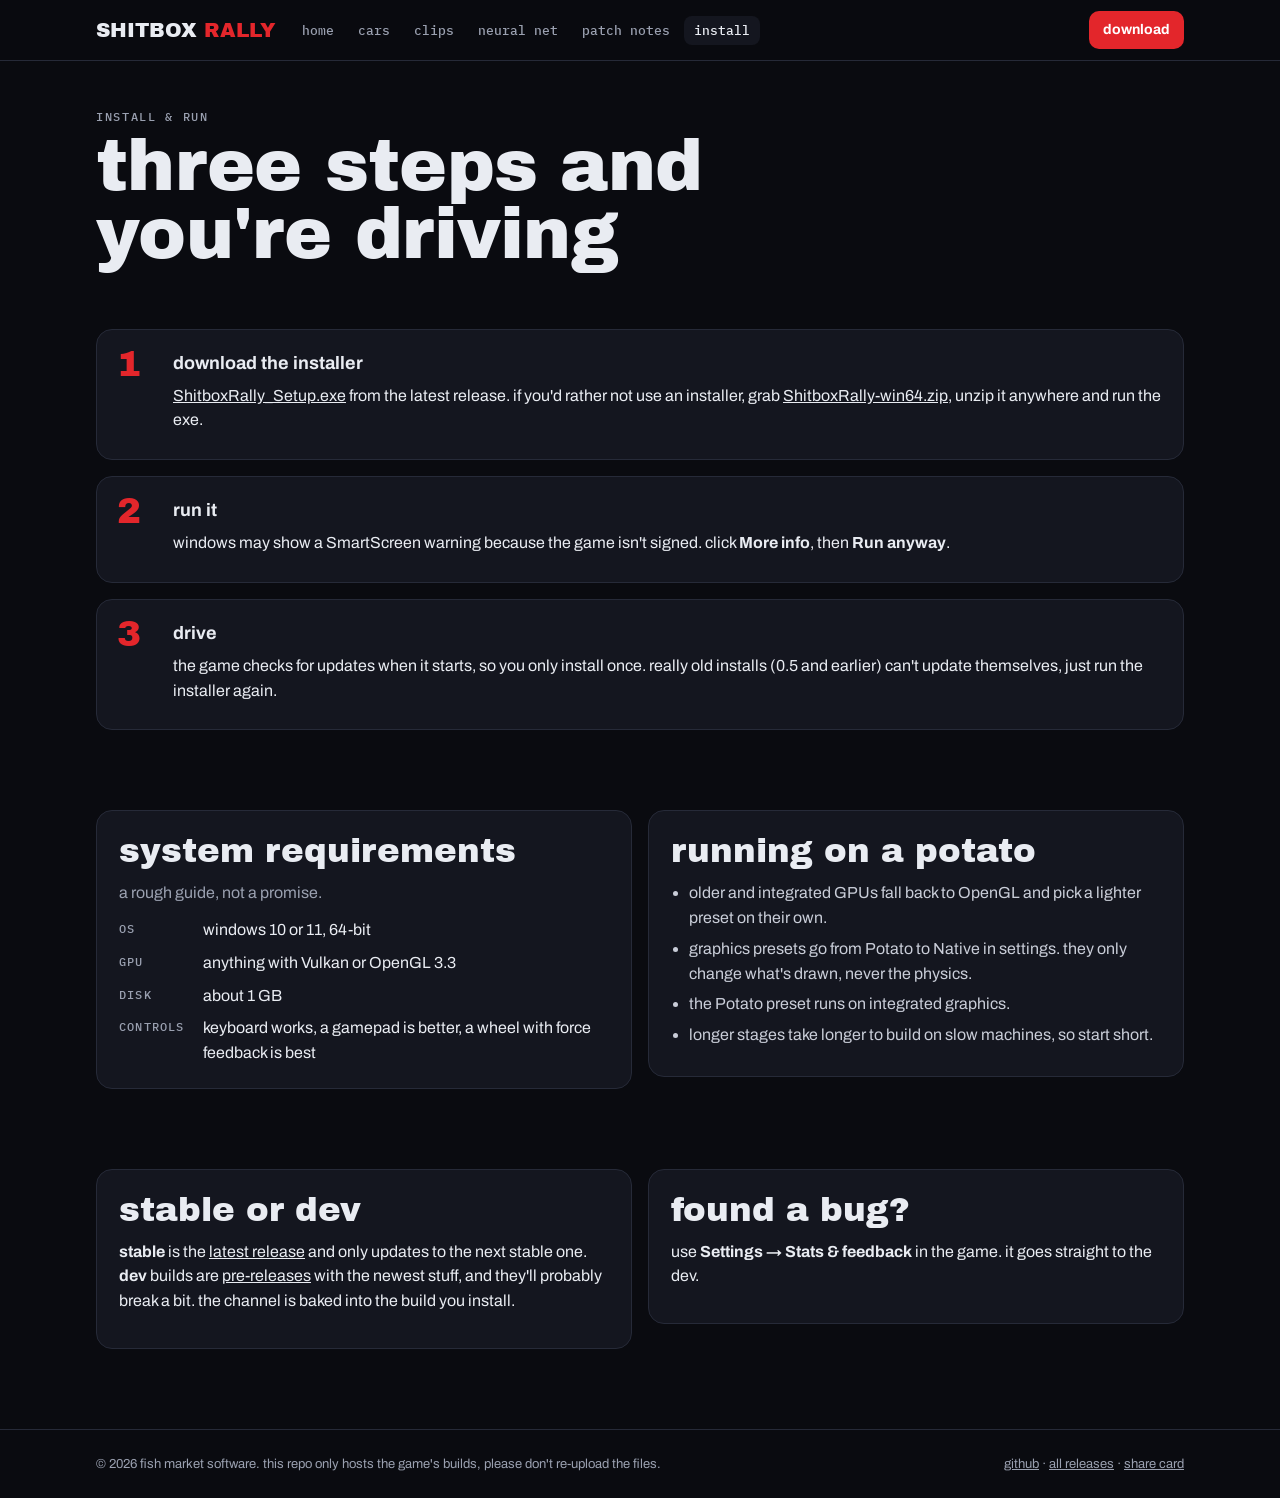
<file: docs/install.html>
<!doctype html>
<html lang="en">
<head>
<meta charset="utf-8">
<meta name="viewport" content="width=device-width,initial-scale=1,viewport-fit=cover">
<title>install · Shitbox Rally</title>
<meta name="description" content="how to install, update and run Shitbox Rally on windows.">
<meta property="og:title" content="install · Shitbox Rally">
<meta property="og:description" content="how to install, update and run Shitbox Rally on windows.">
<meta property="og:image" content="https://arthurjclack.github.io/shitboxrally-releases/card/wagon.jpg">
<meta name="theme-color" content="#0a0b10">
<link rel="preconnect" href="https://fonts.googleapis.com">
<link rel="stylesheet" href="https://fonts.googleapis.com/css2?family=Archivo+Black&family=Archivo:wght@500;700&family=IBM+Plex+Mono:wght@500&display=swap">
<link rel="stylesheet" href="site.css">
</head>
<body>
<header class="top"><div class="wrap top-in">
  <a class="logo" href="index.html">SHITBOX <span>RALLY</span></a>
  <nav><a href="index.html">home</a><a href="cars.html">cars</a><a href="clips.html">clips</a><a href="neural.html">neural net</a><a href="notes.html">patch notes</a><a href="install.html" aria-current="page">install</a></nav>
  <a class="btn btn-sm" href="https://github.com/ArthurJClack/shitboxrally-releases/releases/latest/download/ShitboxRally_Setup.exe">download</a>
</div></header>
<main>

<section class="wrap band head">
  <p class="tag">install &amp; run</p>
  <h1>three steps and you're driving</h1>
</section>
<section class="wrap band">
  <ol class="steps">
    <li><h3>download the installer</h3><p><a href="https://github.com/ArthurJClack/shitboxrally-releases/releases/latest/download/ShitboxRally_Setup.exe">ShitboxRally_Setup.exe</a> from the latest release. if you'd rather not use an installer, grab <a href="https://github.com/ArthurJClack/shitboxrally-releases/releases/latest/download/ShitboxRally-win64.zip">ShitboxRally-win64.zip</a>, unzip it anywhere and run the exe.</p></li>
    <li><h3>run it</h3><p>windows may show a SmartScreen warning because the game isn't signed. click <b>More info</b>, then <b>Run anyway</b>.</p></li>
    <li><h3>drive</h3><p>the game checks for updates when it starts, so you only install once. really old installs (0.5 and earlier) can't update themselves, just run the installer again.</p></li>
  </ol>
</section>
<section class="wrap band">
  <div class="grid2 tight">
    <article class="panel"><h2>system requirements</h2><p class="muted">a rough guide, not a promise.</p>
      <dl class="reqs">
        <dt>os</dt><dd>windows 10 or 11, 64-bit</dd>
        <dt>gpu</dt><dd>anything with Vulkan or OpenGL 3.3</dd>
        <dt>disk</dt><dd>about 1 GB</dd>
        <dt>controls</dt><dd>keyboard works, a gamepad is better, a wheel with force feedback is best</dd>
      </dl></article>
    <article class="panel"><h2>running on a potato</h2>
      <ul>
        <li>older and integrated GPUs fall back to OpenGL and pick a lighter preset on their own.</li>
        <li>graphics presets go from Potato to Native in settings. they only change what's drawn, never the physics.</li>
        <li>the Potato preset runs on integrated graphics.</li>
        <li>longer stages take longer to build on slow machines, so start short.</li>
      </ul></article>
  </div>
</section>
<section class="wrap band">
  <div class="grid2 tight">
    <article class="panel"><h2>stable or dev</h2>
      <p><b>stable</b> is the <a href="https://github.com/ArthurJClack/shitboxrally-releases/releases/latest">latest release</a> and only updates to the next stable one. <b>dev</b> builds are <a href="https://github.com/ArthurJClack/shitboxrally-releases/releases">pre-releases</a> with the newest stuff, and they'll probably break a bit. the channel is baked into the build you install.</p></article>
    <article class="panel"><h2>found a bug?</h2>
      <p>use <b>Settings → Stats &amp; feedback</b> in the game. it goes straight to the dev.</p></article>
  </div>
</section>

</main>
<footer class="foot"><div class="wrap foot-in">
  <span>© 2026 fish market software. this repo only hosts the game's builds, please don't re-upload the files.</span>
  <span><a href="https://github.com/ArthurJClack/shitboxrally-releases">github</a> · <a href="https://github.com/ArthurJClack/shitboxrally-releases/releases">all releases</a> · <a href="card.html">share card</a></span>
</div></footer>
<script>
document.querySelectorAll('video[data-lazy]').forEach(v=>{
  const io=new IntersectionObserver(es=>es.forEach(e=>{if(e.isIntersecting){v.src=v.dataset.lazy;v.removeAttribute('data-lazy');io.disconnect()}}));io.observe(v)});
</script>
</body>
</html>
</file>
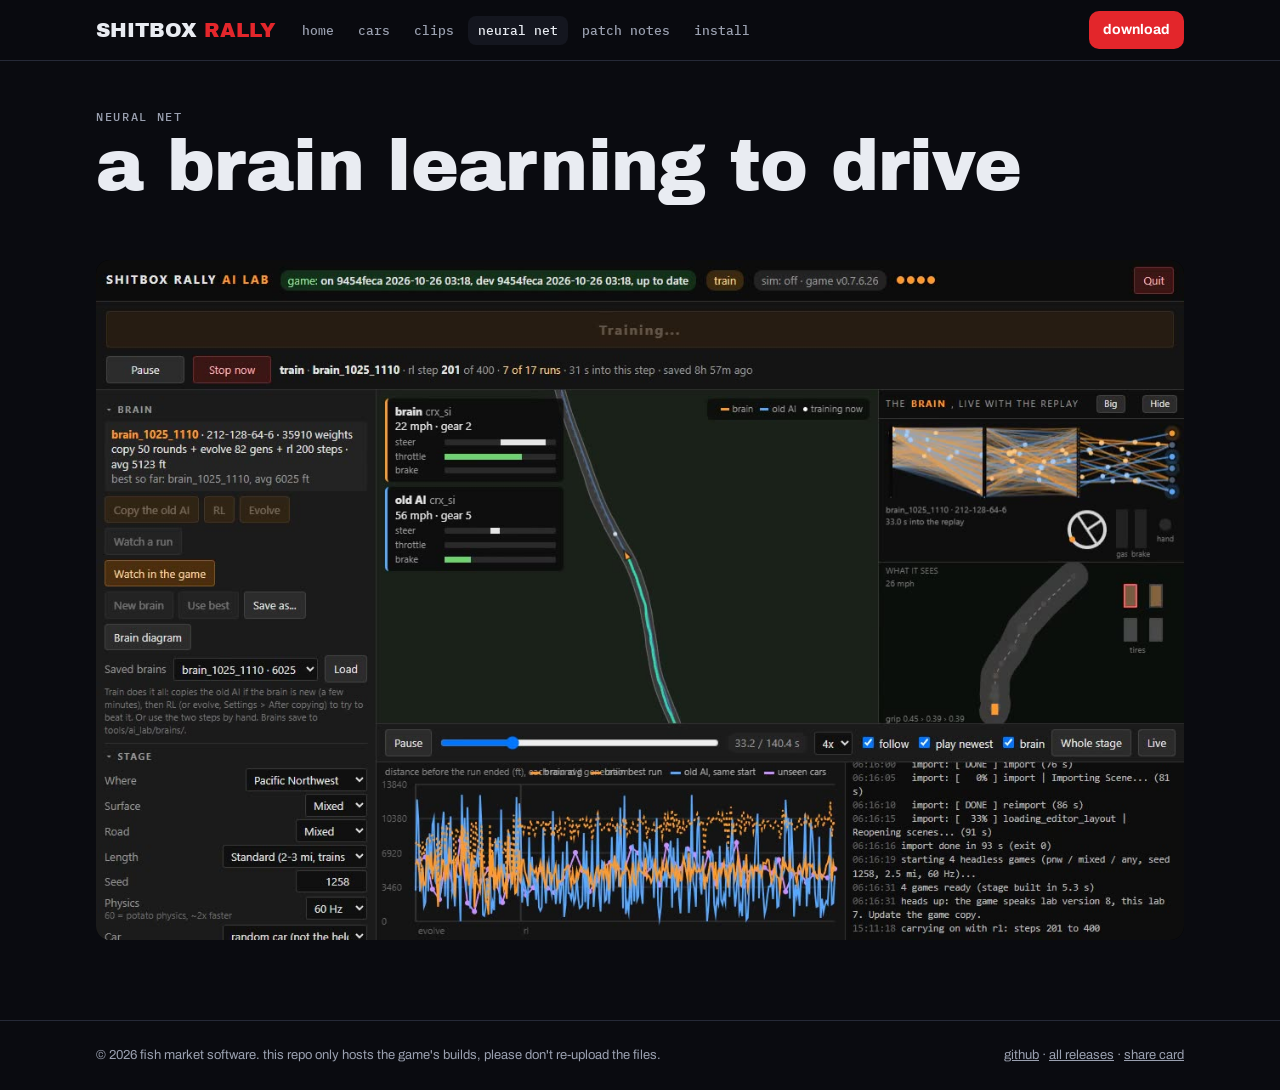
<file: docs/neural.html>
<!doctype html>
<html lang="en">
<head>
<meta charset="utf-8">
<meta name="viewport" content="width=device-width,initial-scale=1,viewport-fit=cover">
<title>neural net · Shitbox Rally</title>
<meta name="description" content="the AI Lab neural net learning to drive, live, in Shitbox Rally.">
<meta property="og:title" content="neural net · Shitbox Rally">
<meta property="og:description" content="the AI Lab neural net learning to drive, live, in Shitbox Rally.">
<meta property="og:image" content="https://arthurjclack.github.io/shitboxrally-releases/media/clips/neural_net.jpg">
<meta name="theme-color" content="#0a0b10">
<link rel="preconnect" href="https://fonts.googleapis.com">
<link rel="stylesheet" href="https://fonts.googleapis.com/css2?family=Archivo+Black&family=Archivo:wght@500;700&family=IBM+Plex+Mono:wght@500&display=swap">
<link rel="stylesheet" href="site.css">
<style>.nn video{aspect-ratio:16/10;object-fit:contain}</style>
</head>
<body>
<header class="top"><div class="wrap top-in">
  <a class="logo" href="index.html">SHITBOX <span>RALLY</span></a>
  <nav><a href="index.html">home</a><a href="cars.html">cars</a><a href="clips.html">clips</a><a href="neural.html" aria-current="page">neural net</a><a href="notes.html">patch notes</a><a href="install.html">install</a></nav>
  <a class="btn btn-sm" href="https://github.com/ArthurJClack/shitboxrally-releases/releases/latest/download/ShitboxRally_Setup.exe">download</a>
</div></header>
<main>
<section class="wrap band head">
  <p class="tag">neural net</p>
  <h1>a brain learning to drive</h1>
</section>
<section class="wrap band">
  <figure class="trailer nn"><video autoplay muted loop playsinline poster="media/clips/neural_net.jpg" src="media/clips/neural_net.mp4" aria-label="the AI Lab neural net training live: the brain diagram firing while cars learn the stage"><img src="media/clips/neural_net.gif" alt="the AI Lab neural net training live"></video></figure>
</section>
</main>
<footer class="foot"><div class="wrap foot-in">
  <span>© 2026 fish market software. this repo only hosts the game's builds, please don't re-upload the files.</span>
  <span><a href="https://github.com/ArthurJClack/shitboxrally-releases">github</a> · <a href="https://github.com/ArthurJClack/shitboxrally-releases/releases">all releases</a> · <a href="card.html">share card</a></span>
</div></footer>
<script>
document.querySelectorAll('video[data-lazy]').forEach(v=>{
  const io=new IntersectionObserver(es=>es.forEach(e=>{if(e.isIntersecting){v.src=v.dataset.lazy;v.removeAttribute('data-lazy');io.disconnect()}}));io.observe(v)});
</script>
</body>
</html>
</file>
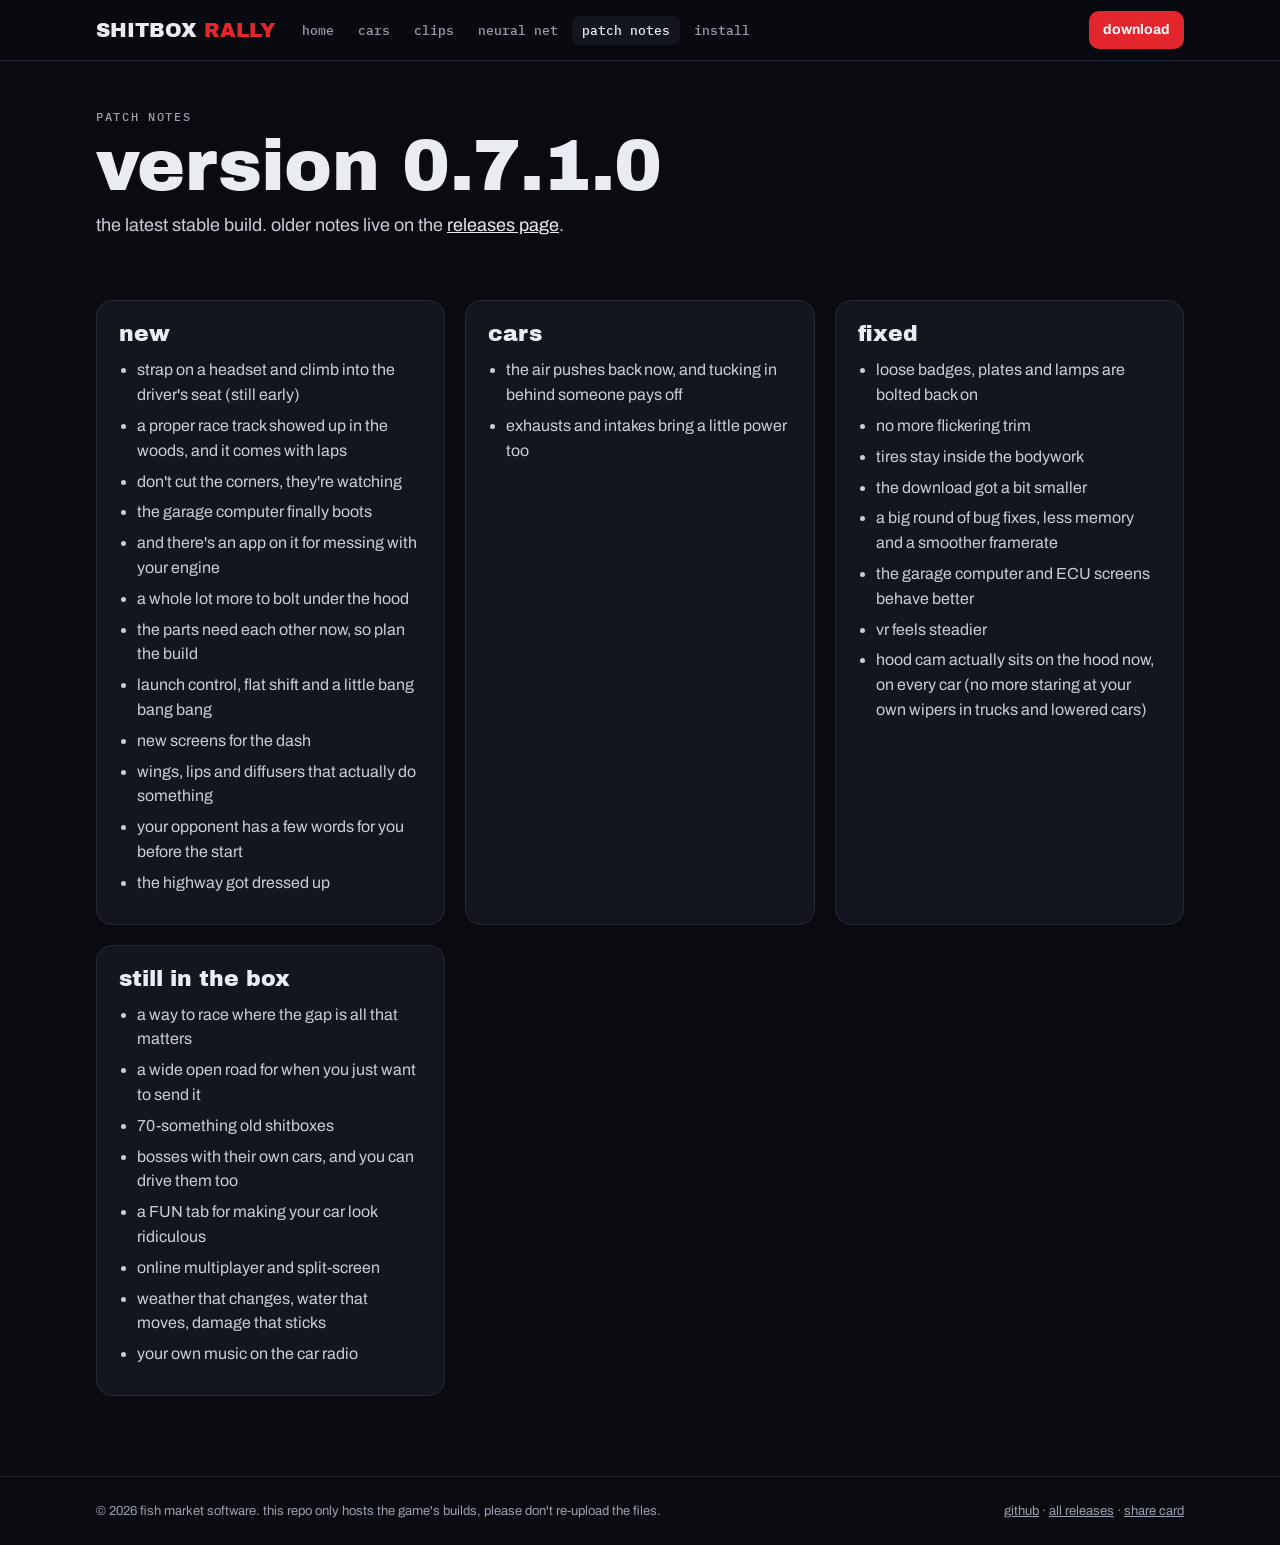
<file: docs/notes.html>
<!doctype html>
<html lang="en">
<head>
<meta charset="utf-8">
<meta name="viewport" content="width=device-width,initial-scale=1,viewport-fit=cover">
<title>patch notes · Shitbox Rally</title>
<meta name="description" content="what&#x27;s new in Shitbox Rally 0.7.1.0.">
<meta property="og:title" content="patch notes · Shitbox Rally">
<meta property="og:description" content="what&#x27;s new in Shitbox Rally 0.7.1.0.">
<meta property="og:image" content="https://arthurjclack.github.io/shitboxrally-releases/card/wagon.jpg">
<meta name="theme-color" content="#0a0b10">
<link rel="preconnect" href="https://fonts.googleapis.com">
<link rel="stylesheet" href="https://fonts.googleapis.com/css2?family=Archivo+Black&family=Archivo:wght@500;700&family=IBM+Plex+Mono:wght@500&display=swap">
<link rel="stylesheet" href="site.css">
</head>
<body>
<header class="top"><div class="wrap top-in">
  <a class="logo" href="index.html">SHITBOX <span>RALLY</span></a>
  <nav><a href="index.html">home</a><a href="cars.html">cars</a><a href="clips.html">clips</a><a href="neural.html">neural net</a><a href="notes.html" aria-current="page">patch notes</a><a href="install.html">install</a></nav>
  <a class="btn btn-sm" href="https://github.com/ArthurJClack/shitboxrally-releases/releases/latest/download/ShitboxRally_Setup.exe">download</a>
</div></header>
<main>

<section class="wrap band head">
  <p class="tag">patch notes</p>
  <h1>version 0.7.1.0</h1>
  <p class="lede">the latest stable build. older notes live on the <a href="https://github.com/ArthurJClack/shitboxrally-releases/releases">releases page</a>.</p>
</section>
<section class="wrap band notes"><section class="note-sec"><h2>new</h2><ul><li>strap on a headset and climb into the driver&#x27;s seat (still early)</li><li>a proper race track showed up in the woods, and it comes with laps</li><li>don&#x27;t cut the corners, they&#x27;re watching</li><li>the garage computer finally boots</li><li>and there&#x27;s an app on it for messing with your engine</li><li>a whole lot more to bolt under the hood</li><li>the parts need each other now, so plan the build</li><li>launch control, flat shift and a little bang bang bang</li><li>new screens for the dash</li><li>wings, lips and diffusers that actually do something</li><li>your opponent has a few words for you before the start</li><li>the highway got dressed up</li></ul></section><section class="note-sec"><h2>cars</h2><ul><li>the air pushes back now, and tucking in behind someone pays off</li><li>exhausts and intakes bring a little power too</li></ul></section><section class="note-sec"><h2>fixed</h2><ul><li>loose badges, plates and lamps are bolted back on</li><li>no more flickering trim</li><li>tires stay inside the bodywork</li><li>the download got a bit smaller</li><li>a big round of bug fixes, less memory and a smoother framerate</li><li>the garage computer and ECU screens behave better</li><li>vr feels steadier</li><li>hood cam actually sits on the hood now, on every car (no more staring at your own wipers in trucks and lowered cars)</li></ul></section><section class="note-sec"><h2>still in the box</h2><ul><li>a way to race where the gap is all that matters</li><li>a wide open road for when you just want to send it</li><li>70-something old shitboxes</li><li>bosses with their own cars, and you can drive them too</li><li>a FUN tab for making your car look ridiculous</li><li>online multiplayer and split-screen</li><li>weather that changes, water that moves, damage that sticks</li><li>your own music on the car radio</li></ul></section></section>

</main>
<footer class="foot"><div class="wrap foot-in">
  <span>© 2026 fish market software. this repo only hosts the game's builds, please don't re-upload the files.</span>
  <span><a href="https://github.com/ArthurJClack/shitboxrally-releases">github</a> · <a href="https://github.com/ArthurJClack/shitboxrally-releases/releases">all releases</a> · <a href="card.html">share card</a></span>
</div></footer>
<script>
document.querySelectorAll('video[data-lazy]').forEach(v=>{
  const io=new IntersectionObserver(es=>es.forEach(e=>{if(e.isIntersecting){v.src=v.dataset.lazy;v.removeAttribute('data-lazy');io.disconnect()}}));io.observe(v)});
</script>
</body>
</html>
</file>
<file: docs/site.css>
/* night stage palette: tarmac black, wagon silver, tail-light red. one look, always dark. */
:root{
  --night:#0a0b10; --panel:#14161f; --line:#262a38; --chrome:#e9ecf2; --dim:#9aa0b0;
  --tail:#e3262b; --tail-hot:#ff4a3d; --amber:#f2a33a;
  --display:"Archivo Black","Arial Black",Impact,sans-serif;
  --body:"Archivo",system-ui,-apple-system,"Segoe UI",sans-serif;
  --mono:"IBM Plex Mono",ui-monospace,Menlo,Consolas,monospace;
  color-scheme:dark;
}
*{box-sizing:border-box}
html{background:var(--night)}
body{margin:0;background:var(--night);color:var(--chrome);font:16px/1.55 var(--body)}
img,video{max-width:100%;display:block}
a{color:var(--chrome)}
a:focus-visible,button:focus-visible{outline:2px solid var(--chrome);outline-offset:3px}
h1,h2,h3{text-wrap:balance;margin:0}
h1{font:400 clamp(36px,7vw,72px)/.95 var(--display);letter-spacing:-.01em}
h1 span{color:var(--tail)}
h2{font:400 clamp(24px,3.6vw,34px)/1.05 var(--display);margin-bottom:12px}
h3{font-size:18px;font-weight:700;margin-bottom:6px}
p{margin:0 0 12px}
.wrap{max-width:1120px;margin:0 auto;padding-left:max(16px,env(safe-area-inset-left,0px));padding-right:max(16px,env(safe-area-inset-right,0px))}
.tag{font:500 12px var(--mono);letter-spacing:.14em;text-transform:uppercase;color:var(--dim);margin-bottom:8px}
.lede{font-size:18px;color:#c9cdd8;max-width:62ch}
.muted{color:var(--dim)}

/* header */
.top{position:sticky;top:0;z-index:5;background:#0a0b10ee;backdrop-filter:blur(6px);border-bottom:1px solid var(--line)}
.top-in{display:flex;align-items:center;gap:16px;min-height:60px;flex-wrap:wrap;padding-block:8px}
.logo{font:400 20px var(--display);text-decoration:none;white-space:nowrap}
.logo span{color:var(--tail)}
nav{display:flex;gap:4px;flex-wrap:wrap;flex:1}
nav a{font:500 13px var(--mono);text-transform:lowercase;text-decoration:none;color:var(--dim);padding:6px 10px;border-radius:8px}
nav a:hover{color:var(--chrome)}
nav a[aria-current]{color:var(--chrome);background:var(--panel)}

/* buttons */
.btn{display:inline-flex;flex-direction:column;align-items:center;gap:2px;text-decoration:none;background:var(--tail);color:#fff;border-radius:12px;padding:14px 22px;font-weight:700;font-size:17px;transition:background .15s}
.btn small{font-weight:500;font-size:12px;opacity:.85}
.btn:hover{background:var(--tail-hot)}
.btn.ghost{background:transparent;border:1px solid var(--line);color:var(--chrome)}
.btn.ghost:hover{border-color:var(--dim)}
.btn-sm{padding:8px 14px;font-size:14px;border-radius:10px}
.cta{display:flex;gap:12px;flex-wrap:wrap;align-items:center;margin-top:20px}

/* hero */
.hero{position:relative;overflow:hidden;border-bottom:1px solid var(--line)}
.hero-img{position:absolute;inset:0;background:url("card/wagon.jpg") 70% 40%/cover no-repeat;image-rendering:pixelated}
.hero-img::after{content:"";position:absolute;inset:0;background:
  repeating-linear-gradient(0deg,#0004 0 1px,transparent 1px 3px),
  linear-gradient(90deg,var(--night) 0%,#0a0b10d9 38%,#0a0b1040 75%,#0a0b1066 100%),
  linear-gradient(0deg,var(--night) 0%,transparent 30%)}
.hero-in{position:relative;padding-block:clamp(56px,12vw,140px) clamp(48px,8vw,96px)}
.hero h1{font-size:clamp(52px,11vw,120px)}
.hero .lede{margin-top:16px}

/* sections */
.band{padding-block:40px}
.head{padding-block:48px 8px}
.head h1{margin-bottom:12px}
.grid2{display:grid;grid-template-columns:repeat(auto-fit,minmax(min(100%,420px),1fr));gap:16px}
.grid2.tight{align-items:start}
.clip,.shots figure,.trailer{margin:0}
.clip img,.shots img{width:100%;aspect-ratio:16/9;object-fit:cover;border-radius:12px;background:var(--panel)}
figcaption{font:500 12px var(--mono);color:var(--dim);margin-top:8px}
.trailer video{width:100%;aspect-ratio:16/9;border-radius:14px;background:#000}
.shots{display:grid;grid-template-columns:repeat(auto-fill,minmax(min(100%,300px),1fr));gap:16px}

.feats{display:grid;grid-template-columns:repeat(auto-fit,minmax(min(100%,300px),1fr));gap:28px 32px}
.feats article{border-top:2px solid var(--tail);padding-top:14px}
.feats p{color:#c9cdd8}

.split{display:grid;grid-template-columns:repeat(auto-fit,minmax(min(100%,340px),1fr));gap:28px;align-items:center}
.shot{width:100%;border-radius:14px}

.dl-box{display:flex;gap:28px;align-items:center;justify-content:space-between;flex-wrap:wrap;background:var(--panel);border:1px solid var(--line);border-radius:18px;padding:28px}
.dl-box>div:first-child{flex:1;min-width:0;max-width:56ch}
.qr{background:#fff;border-radius:14px;padding:8px;width:160px;max-width:100%}
.qr img{width:100%;image-rendering:pixelated}

/* bosses */
.bosses{display:grid;grid-template-columns:repeat(auto-fill,minmax(min(100%,320px),1fr));gap:16px;margin-top:16px}
.boss{background:var(--panel);border:1px solid var(--line);border-radius:16px;padding:20px;position:relative}
.swatch{width:44px;height:44px;border-radius:10px;background:var(--paint);border:1px solid #ffffff30;float:right;margin-left:12px}
.boss .car{font:500 13px var(--mono);color:var(--amber)}
.boss p:last-child{color:#c9cdd8;margin:0;font-size:15px}

/* cars */
.filters{display:flex;gap:8px;flex-wrap:wrap;margin:8px 0 18px}
.filters button{font:500 13px var(--mono);background:var(--panel);color:var(--dim);border:1px solid var(--line);border-radius:999px;padding:7px 14px;cursor:pointer}
.filters button.on{background:var(--chrome);color:var(--night);border-color:var(--chrome)}
.cars{display:grid;grid-template-columns:repeat(auto-fill,minmax(min(100%,300px),1fr));gap:12px}
.car-card{background:var(--panel);border:1px solid var(--line);border-radius:14px;padding:16px 18px}
.car-top{display:flex;justify-content:space-between;gap:10px;align-items:start}
.car-top h3{font-size:16px;min-width:0}
.chip{flex:none;font:500 11px var(--mono);letter-spacing:.08em;border:1px solid var(--line);border-radius:6px;padding:2px 6px;color:var(--dim)}
.car-card[data-dt="AWD"] .chip{color:var(--amber);border-color:#f2a33a55}
.car-card[data-dt="RWD"] .chip{color:var(--tail-hot);border-color:#ff4a3d55}
.spec{font:500 12px var(--mono);color:var(--dim);margin:2px 0 8px;font-variant-numeric:tabular-nums}
.car-card p:last-child{font-size:14px;color:#c9cdd8;margin:0}

/* notes */
.notes{display:grid;grid-template-columns:repeat(auto-fit,minmax(min(100%,320px),1fr));gap:20px}
.note-sec{background:var(--panel);border:1px solid var(--line);border-radius:16px;padding:22px}
.note-sec h2{font-size:22px}
.note-sec ul,.panel ul{margin:0;padding-left:18px;color:#c9cdd8}
.note-sec li,.panel li{margin-bottom:6px}

/* install */
.steps{list-style:none;padding:0;margin:0;display:grid;gap:16px;counter-reset:s}
.steps li{counter-increment:s;background:var(--panel);border:1px solid var(--line);border-radius:16px;padding:20px 20px 14px 76px;position:relative}
.steps li::before{content:counter(s);position:absolute;left:20px;top:16px;font:400 36px/1 var(--display);color:var(--tail)}
.panel{background:var(--panel);border:1px solid var(--line);border-radius:16px;padding:22px}
.reqs{display:grid;grid-template-columns:auto 1fr;gap:8px 18px;margin:0}
.reqs dt{font:500 12px var(--mono);text-transform:uppercase;letter-spacing:.1em;color:var(--dim);padding-top:3px}
.reqs dd{margin:0}

/* footer */
.foot{border-top:1px solid var(--line);margin-top:40px}
.foot-in{display:flex;justify-content:space-between;gap:12px;flex-wrap:wrap;padding-block:24px;font-size:13px;color:var(--dim)}
.foot a{color:var(--dim)}

@media (max-width:640px){
  .top .btn-sm{display:none}
  nav{flex-basis:100%;order:3}
  .steps li{padding-left:60px}
}
@media (prefers-reduced-motion:reduce){.btn{transition:none}}
</file>
